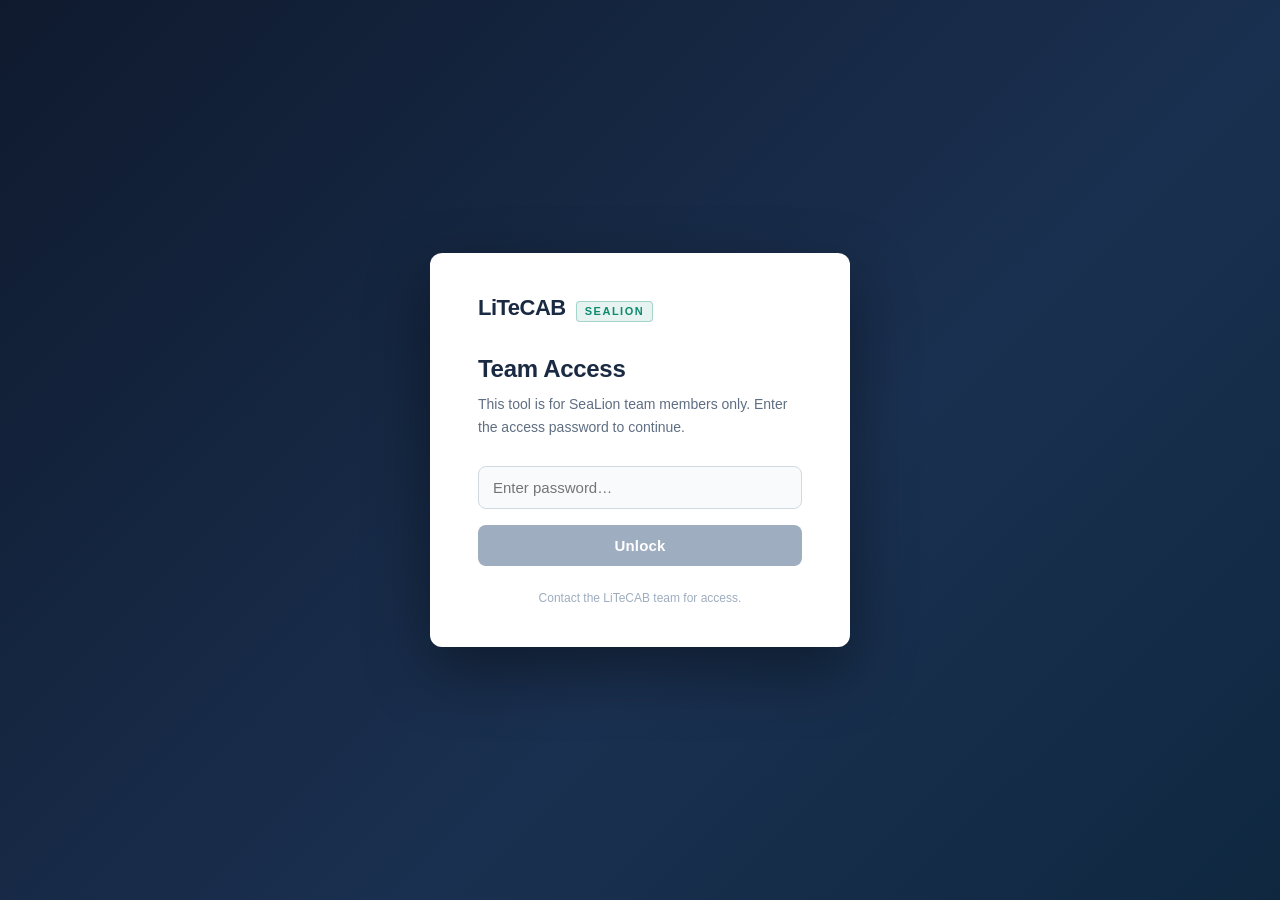
<file: sea-lion/index.html>
<!doctype html><html lang="en"><head><meta charset="utf-8"/><link rel="icon" href="/sea-lion/favicon.ico"/><meta name="viewport" content="width=device-width,initial-scale=1"/><meta name="theme-color" content="#000000"/><meta name="description" content="LiTeCAB Desktop - Battery LCA/TEA Analysis Tool"/><title>LiTeCAB Desktop</title><script defer="defer" src="/sea-lion/static/js/main.58f53b2e.js"></script><link href="/sea-lion/static/css/main.c504b05e.css" rel="stylesheet"></head><body><noscript>You need to enable JavaScript to run this app.</noscript><div id="root"></div></body></html>
</file>
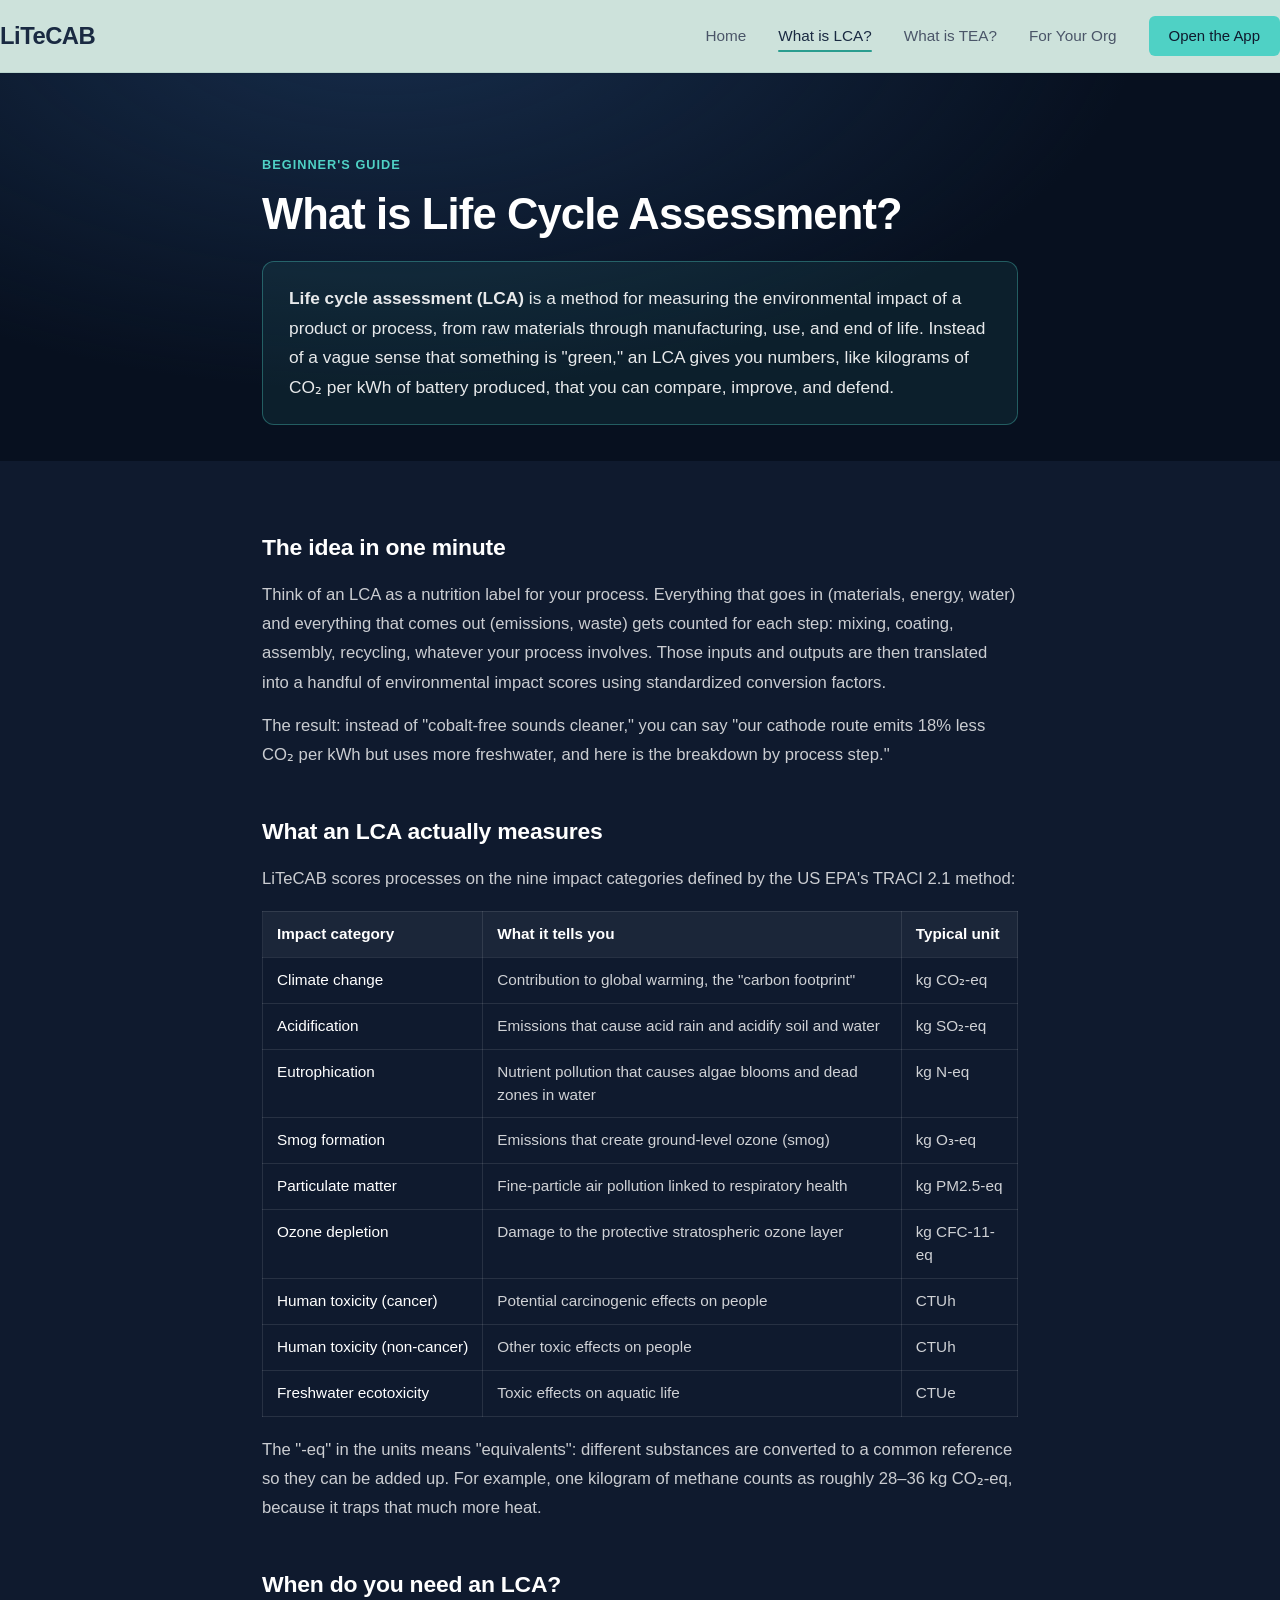
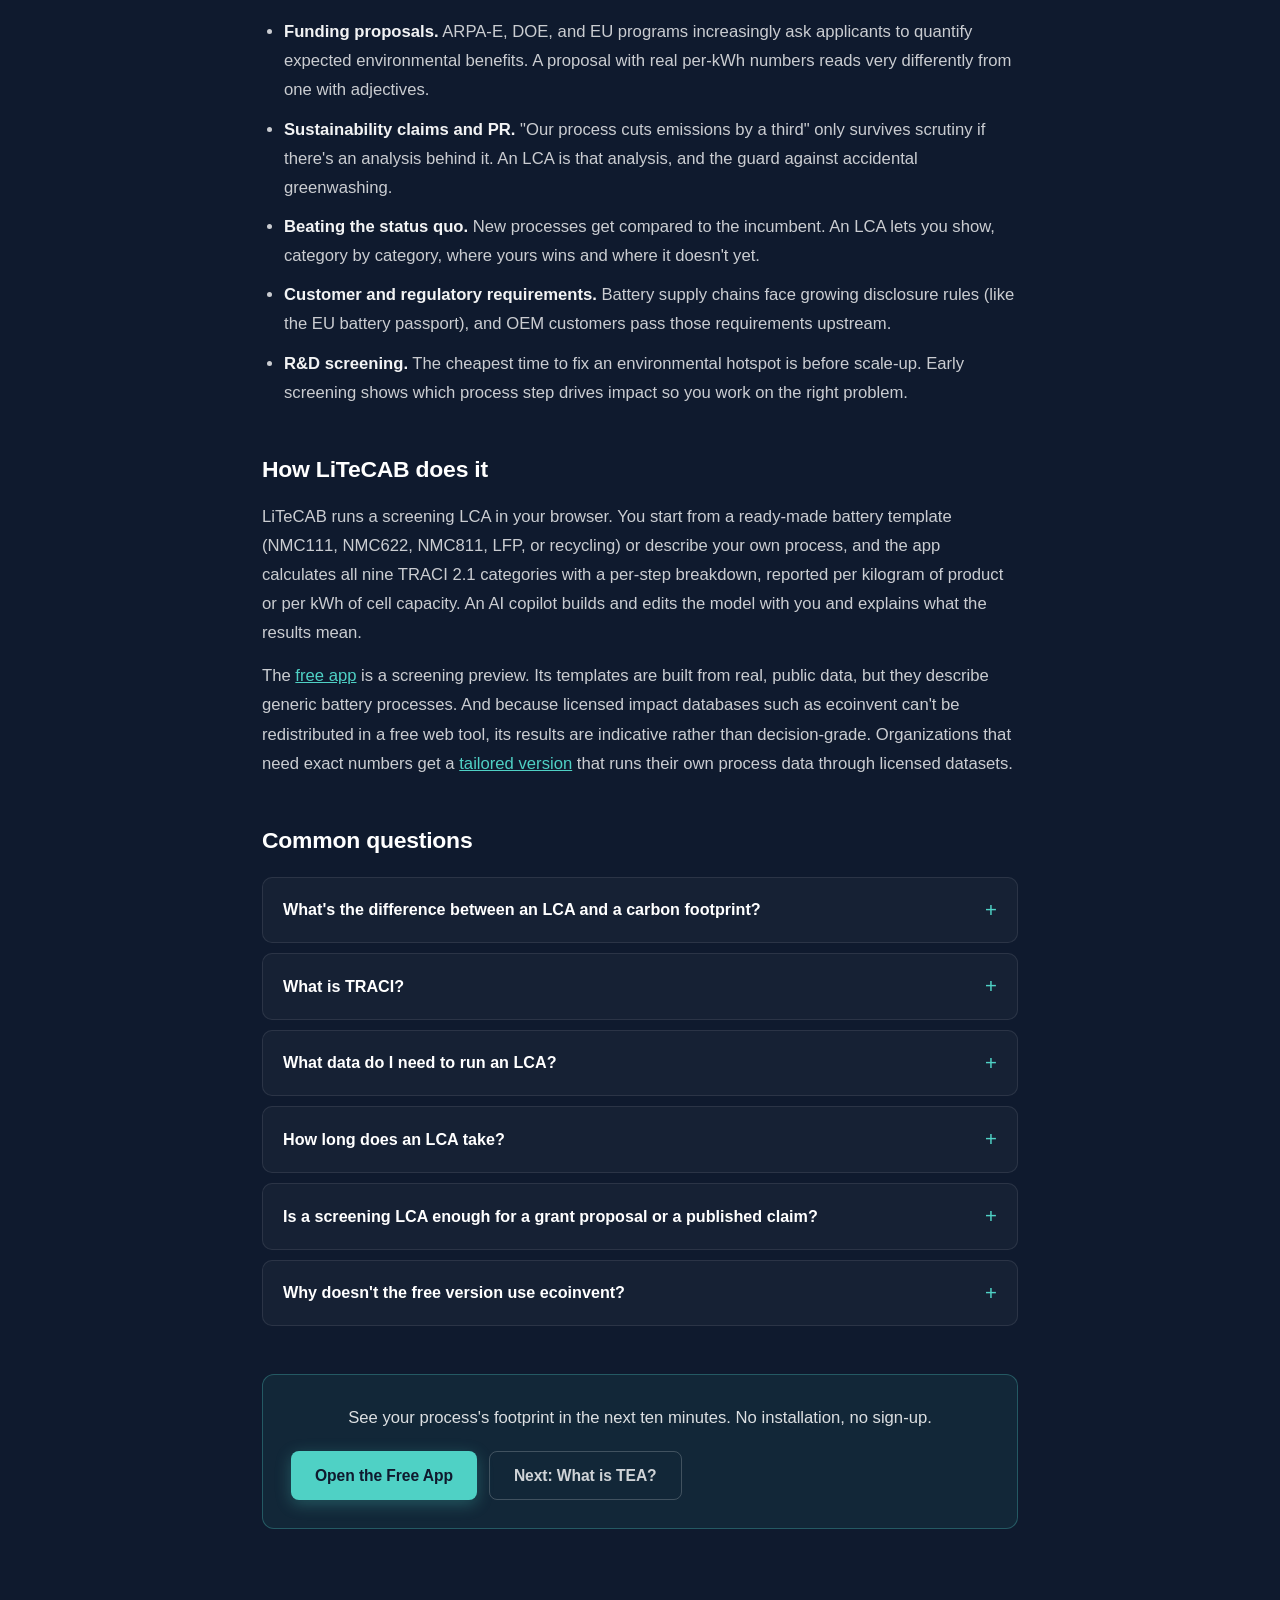
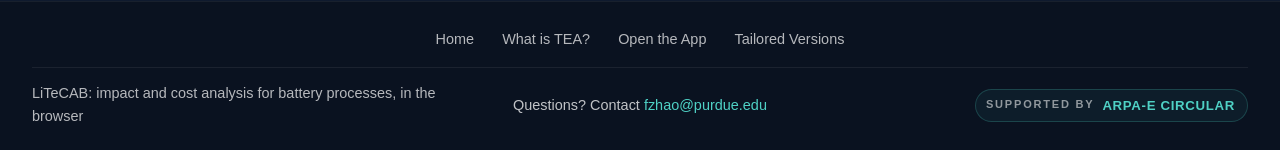
<file: lca.html>
<!DOCTYPE html>
<html lang="en">
<head>
  <meta charset="UTF-8">
  <meta name="viewport" content="width=device-width, initial-scale=1.0">
  <title>What Is Life Cycle Assessment (LCA)? A Beginner's Guide | LiTeCAB</title>
  <meta name="description" content="Life cycle assessment (LCA) measures the environmental impact of a product or process, like kg of CO₂ per kWh of battery. A beginner's guide to what LCA measures, what the impact categories mean, and when your project needs one.">
  <link rel="canonical" href="https://litecab.github.io/lca.html">
  <meta property="og:title" content="What Is Life Cycle Assessment (LCA)? A Beginner's Guide">
  <meta property="og:description" content="What an LCA measures, what impact scores like kg CO₂-eq mean, and when your battery project needs one.">
  <meta property="og:image" content="https://litecab.github.io/assets/app-results.png">
  <link rel="icon" type="image/x-icon" href="favicon.ico">
  <link rel="preconnect" href="https://fonts.googleapis.com">
  <link rel="preconnect" href="https://fonts.gstatic.com" crossorigin>
  <link href="https://api.fontshare.com/v2/css?f[]=satoshi@300,400,500,700,900&display=swap" rel="stylesheet">
  <link rel="stylesheet" href="styles.css">
  <script type="application/ld+json">
  {
    "@context": "https://schema.org",
    "@type": "Article",
    "headline": "What Is Life Cycle Assessment (LCA)? A Beginner's Guide",
    "description": "What an LCA measures, what the impact categories mean, and when a battery project needs one.",
    "author": { "@type": "Organization", "name": "LiTeCAB" },
    "publisher": { "@type": "Organization", "name": "LiTeCAB (Purdue University, ARPA-E CIRCULAR)" },
    "datePublished": "2026-07-10",
    "dateModified": "2026-07-10",
    "mainEntityOfPage": "https://litecab.github.io/lca.html"
  }
  </script>
  <script type="application/ld+json">
  {
    "@context": "https://schema.org",
    "@type": "FAQPage",
    "mainEntity": [
      {
        "@type": "Question",
        "name": "What is the difference between an LCA and a carbon footprint?",
        "acceptedAnswer": { "@type": "Answer", "text": "A carbon footprint is one slice of an LCA: it counts only greenhouse gas emissions. A full LCA also covers water pollution, air quality, toxicity, ozone depletion, and more, so a process that looks good on carbon alone can't hide problems elsewhere." }
      },
      {
        "@type": "Question",
        "name": "What is TRACI?",
        "acceptedAnswer": { "@type": "Answer", "text": "TRACI is the US EPA's method for turning a list of emissions into environmental impact scores. It defines the categories (climate change, acidification, smog, and so on) and the conversion factors used to score them. LiTeCAB uses TRACI version 2.1." }
      },
      {
        "@type": "Question",
        "name": "What data do I need to run an LCA?",
        "acceptedAnswer": { "@type": "Answer", "text": "At minimum: the materials and energy that go into each step of your process, in quantities per unit of product. This is called a life cycle inventory. In LiTeCAB, ready-made battery templates give you a complete starting inventory that you adjust to match your process." }
      },
      {
        "@type": "Question",
        "name": "How long does an LCA take?",
        "acceptedAnswer": { "@type": "Answer", "text": "A traditional consultant-led LCA typically takes weeks to months. A screening LCA in LiTeCAB, using templates and built-in data, takes minutes, which makes it practical to compare options during R&D rather than after decisions are made." }
      },
      {
        "@type": "Question",
        "name": "Is a screening LCA enough for a grant proposal or a published claim?",
        "acceptedAnswer": { "@type": "Answer", "text": "Screening results are well suited to proposals, internal decisions, and early comparisons. Public marketing claims or regulatory submissions usually call for a full ISO 14040/14044 study with reviewed data. A tailored LiTeCAB deployment on full datasets can be the foundation for that." }
      },
      {
        "@type": "Question",
        "name": "Why doesn't the free version use ecoinvent?",
        "acceptedAnswer": { "@type": "Answer", "text": "ecoinvent is the most widely used life cycle inventory database, and it's licensed per organization, so its data can't be redistributed through a free public tool. That's why the free app's results are indicative. Tailored LiTeCAB deployments connect through your organization's own ecoinvent (or other database) license, so results use the real factors." }
      }
    ]
  }
  </script>
</head>
<body>

  <a class="skip-link" href="#main">Skip to main content</a>
  <div class="scroll-progress" id="scroll-progress" aria-hidden="true"></div>

  <nav class="navbar" id="top" aria-label="Main">
    <div class="container nav-inner">
      <a href="./" class="nav-brand">LiTeCAB</a>
      <div class="nav-links">
        <a href="./">Home</a>
        <a href="./lca.html" class="is-active" aria-current="page">What is LCA?</a>
        <a href="./tea.html">What is TEA?</a>
        <a href="./#contact">For Your Org</a>
        <a href="./app/" class="nav-cta">Open the App</a>
      </div>
    </div>
  </nav>

  <main id="main">

    <header class="article-hero">
      <div class="container">
        <span class="article-kicker">Beginner's Guide</span>
        <h1>What is Life Cycle Assessment?</h1>
        <p class="answer-box">
          <strong>Life cycle assessment (LCA)</strong> is a method for measuring the
          environmental impact of a product or process, from raw materials through
          manufacturing, use, and end of life. Instead of a vague sense that something is
          "green," an LCA gives you numbers, like kilograms of CO&#8322; per kWh of battery
          produced, that you can compare, improve, and defend.
        </p>
      </div>
    </header>

    <article class="article container">

      <h2>The idea in one minute</h2>
      <p>
        Think of an LCA as a nutrition label for your process. Everything that goes in
        (materials, energy, water) and everything that comes out (emissions, waste) gets
        counted for each step: mixing, coating, assembly, recycling, whatever your process
        involves. Those inputs and outputs are then translated into a handful of
        environmental impact scores using standardized conversion factors.
      </p>
      <p>
        The result: instead of "cobalt-free sounds cleaner," you can say "our cathode route
        emits 18% less CO&#8322; per kWh but uses more freshwater, and here is the breakdown
        by process step."
      </p>

      <h2>What an LCA actually measures</h2>
      <p>
        LiTeCAB scores processes on the nine impact categories defined by the US EPA's
        TRACI 2.1 method:
      </p>
      <div class="table-scroll">
        <table class="impact-table">
          <thead>
            <tr><th>Impact category</th><th>What it tells you</th><th>Typical unit</th></tr>
          </thead>
          <tbody>
            <tr><td>Climate change</td><td>Contribution to global warming, the "carbon footprint"</td><td>kg CO&#8322;-eq</td></tr>
            <tr><td>Acidification</td><td>Emissions that cause acid rain and acidify soil and water</td><td>kg SO&#8322;-eq</td></tr>
            <tr><td>Eutrophication</td><td>Nutrient pollution that causes algae blooms and dead zones in water</td><td>kg N-eq</td></tr>
            <tr><td>Smog formation</td><td>Emissions that create ground-level ozone (smog)</td><td>kg O&#8323;-eq</td></tr>
            <tr><td>Particulate matter</td><td>Fine-particle air pollution linked to respiratory health</td><td>kg PM2.5-eq</td></tr>
            <tr><td>Ozone depletion</td><td>Damage to the protective stratospheric ozone layer</td><td>kg CFC-11-eq</td></tr>
            <tr><td>Human toxicity (cancer)</td><td>Potential carcinogenic effects on people</td><td>CTUh</td></tr>
            <tr><td>Human toxicity (non-cancer)</td><td>Other toxic effects on people</td><td>CTUh</td></tr>
            <tr><td>Freshwater ecotoxicity</td><td>Toxic effects on aquatic life</td><td>CTUe</td></tr>
          </tbody>
        </table>
      </div>
      <p>
        The "-eq" in the units means "equivalents": different substances are converted to a
        common reference so they can be added up. For example, one kilogram of methane
        counts as roughly 28&ndash;36 kg CO&#8322;-eq, because it traps that much more heat.
      </p>

      <h2>When do you need an LCA?</h2>
      <ul>
        <li><strong>Funding proposals.</strong> ARPA-E, DOE, and EU programs increasingly ask applicants to quantify expected environmental benefits. A proposal with real per-kWh numbers reads very differently from one with adjectives.</li>
        <li><strong>Sustainability claims and PR.</strong> "Our process cuts emissions by a third" only survives scrutiny if there's an analysis behind it. An LCA is that analysis, and the guard against accidental greenwashing.</li>
        <li><strong>Beating the status quo.</strong> New processes get compared to the incumbent. An LCA lets you show, category by category, where yours wins and where it doesn't yet.</li>
        <li><strong>Customer and regulatory requirements.</strong> Battery supply chains face growing disclosure rules (like the EU battery passport), and OEM customers pass those requirements upstream.</li>
        <li><strong>R&amp;D screening.</strong> The cheapest time to fix an environmental hotspot is before scale-up. Early screening shows which process step drives impact so you work on the right problem.</li>
      </ul>

      <h2>How LiTeCAB does it</h2>
      <p>
        LiTeCAB runs a screening LCA in your browser. You start from a ready-made battery
        template (NMC111, NMC622, NMC811, LFP, or recycling) or describe your own process,
        and the app calculates all nine TRACI 2.1 categories with a per-step breakdown,
        reported per kilogram of product or per kWh of cell capacity. An AI copilot builds
        and edits the model with you and explains what the results mean.
      </p>
      <p>
        The <a href="./app/">free app</a> is a screening preview. Its templates are built
        from real, public data, but they describe generic battery processes. And because
        licensed impact databases such as ecoinvent can't be redistributed in a free web
        tool, its results are indicative rather than decision-grade. Organizations that
        need exact numbers get a <a href="./#contact">tailored version</a> that runs their
        own process data through licensed datasets.
      </p>

      <h2>Common questions</h2>
      <div class="faq-list">
        <details>
          <summary>What's the difference between an LCA and a carbon footprint?</summary>
          <p>A carbon footprint is one slice of an LCA: it counts only greenhouse gas emissions. A full LCA also covers water pollution, air quality, toxicity, ozone depletion, and more, so a process that looks good on carbon alone can't hide problems elsewhere.</p>
        </details>
        <details>
          <summary>What is TRACI?</summary>
          <p>TRACI is the US EPA's method for turning a list of emissions into environmental impact scores. It defines the categories (climate change, acidification, smog, and so on) and the conversion factors used to score them. LiTeCAB uses TRACI version 2.1.</p>
        </details>
        <details>
          <summary>What data do I need to run an LCA?</summary>
          <p>At minimum: the materials and energy that go into each step of your process, in quantities per unit of product. This is called a life cycle inventory. In LiTeCAB, ready-made battery templates give you a complete starting inventory that you adjust to match your process.</p>
        </details>
        <details>
          <summary>How long does an LCA take?</summary>
          <p>A traditional consultant-led LCA typically takes weeks to months. A screening LCA in LiTeCAB, using templates and built-in data, takes minutes, which makes it practical to compare options during R&amp;D rather than after decisions are made.</p>
        </details>
        <details>
          <summary>Is a screening LCA enough for a grant proposal or a published claim?</summary>
          <p>Screening results are well suited to proposals, internal decisions, and early comparisons. Public marketing claims or regulatory submissions usually call for a full ISO 14040/14044 study with reviewed data. A tailored LiTeCAB deployment on full datasets can be the foundation for that.</p>
        </details>
        <details>
          <summary>Why doesn't the free version use ecoinvent?</summary>
          <p>ecoinvent is the most widely used life cycle inventory database, and it's licensed per organization, so its data can't be redistributed through a free public tool. That's why the free app's results are indicative. Tailored LiTeCAB deployments connect through your organization's own ecoinvent (or other database) license, so results use the real factors.</p>
        </details>
      </div>

      <div class="article-cta">
        <p>See your process's footprint in the next ten minutes. No installation, no sign-up.</p>
        <div class="hero-btns">
          <a href="./app/" class="btn btn-primary">Open the Free App</a>
          <a href="./tea.html" class="btn btn-outline">Next: What is TEA?</a>
        </div>
      </div>

    </article>

  </main>

  <footer class="site-footer" id="footer">
    <div class="container">
      <nav class="footer-nav" aria-label="Footer">
        <a href="./">Home</a>
        <a href="./tea.html">What is TEA?</a>
        <a href="./app/">Open the App</a>
        <a href="./#contact">Tailored Versions</a>
      </nav>
      <div class="footer-row">
        <p class="footer-tagline">LiTeCAB: impact and cost analysis for battery processes, in the browser</p>
        <p class="footer-questions">
          Questions? Contact <a href="mailto:fzhao@purdue.edu">fzhao@purdue.edu</a>
        </p>
        <div class="footer-funding">
          <span class="footer-funding-label">Supported by</span>
          <span class="footer-funding-name">ARPA-E CIRCULAR</span>
        </div>
      </div>
    </div>
  </footer>

  <script src="script.js" defer></script>
</body>
</html>
</file>
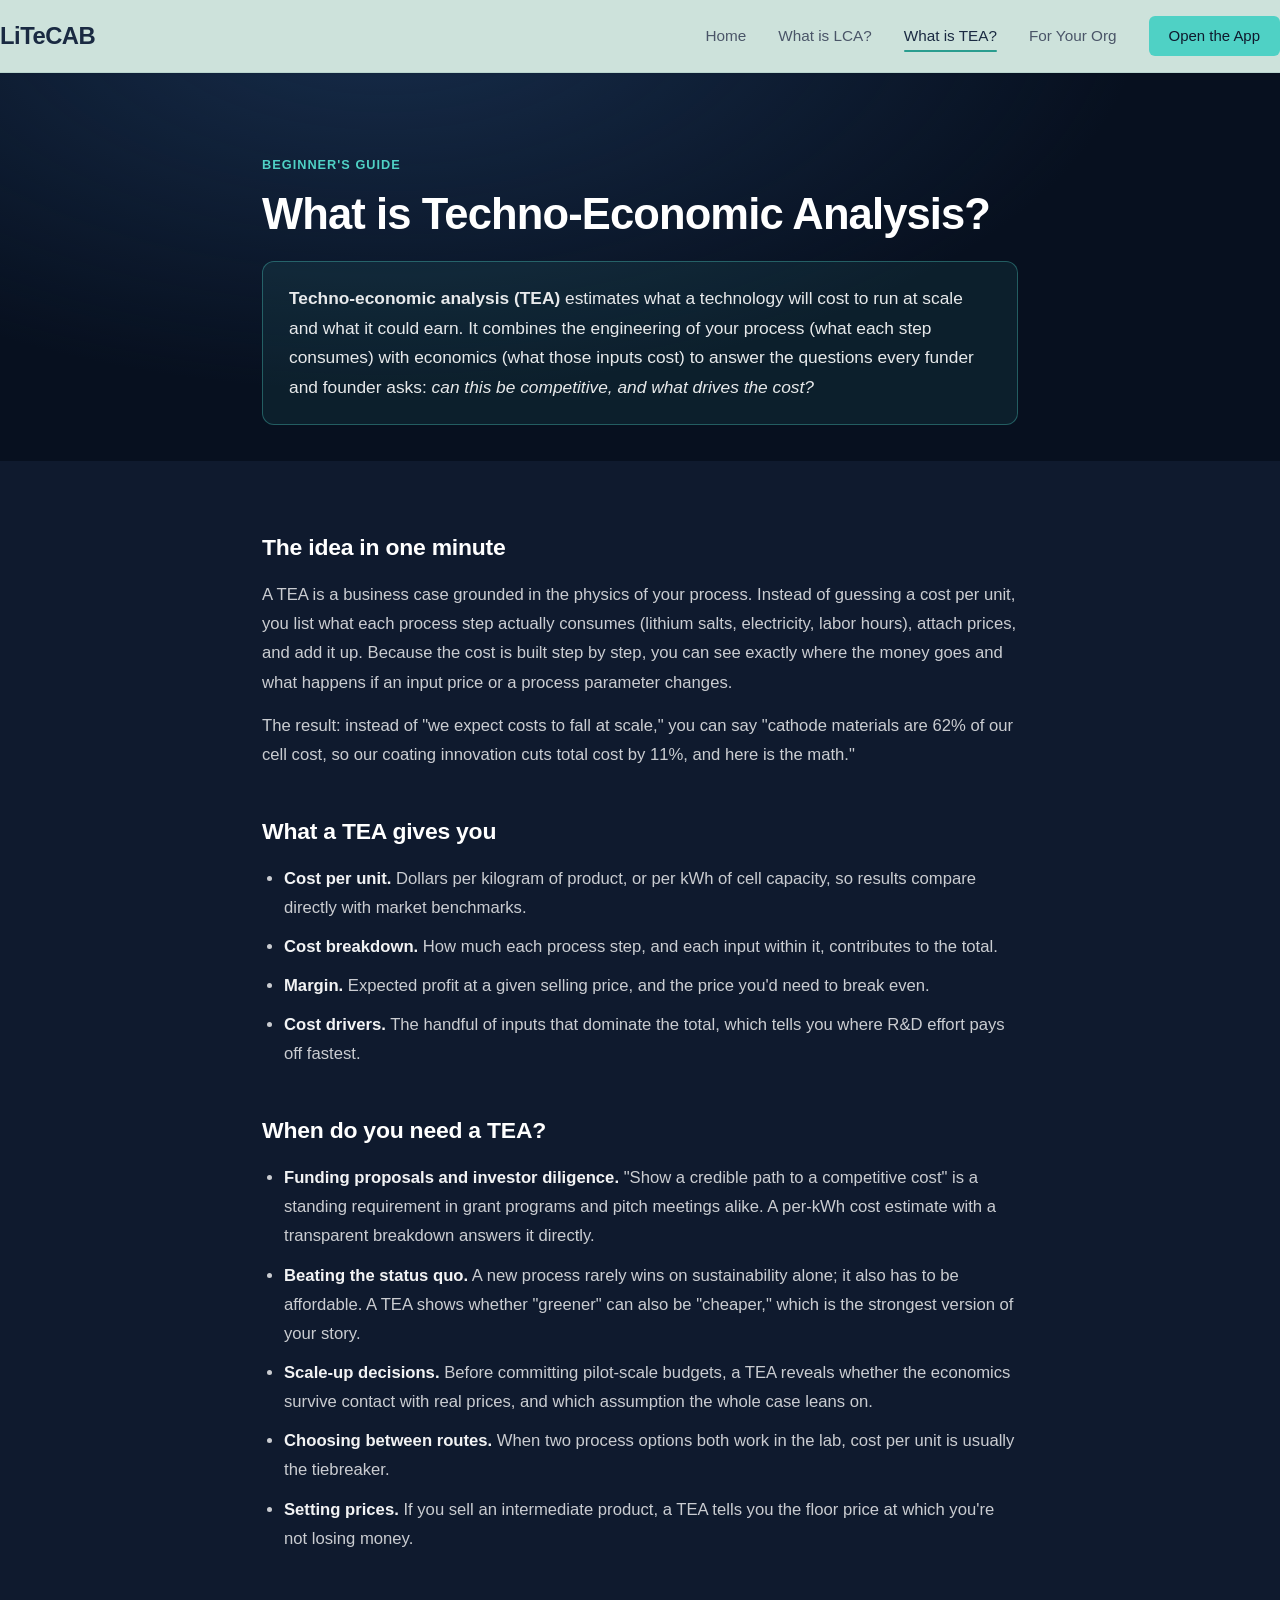
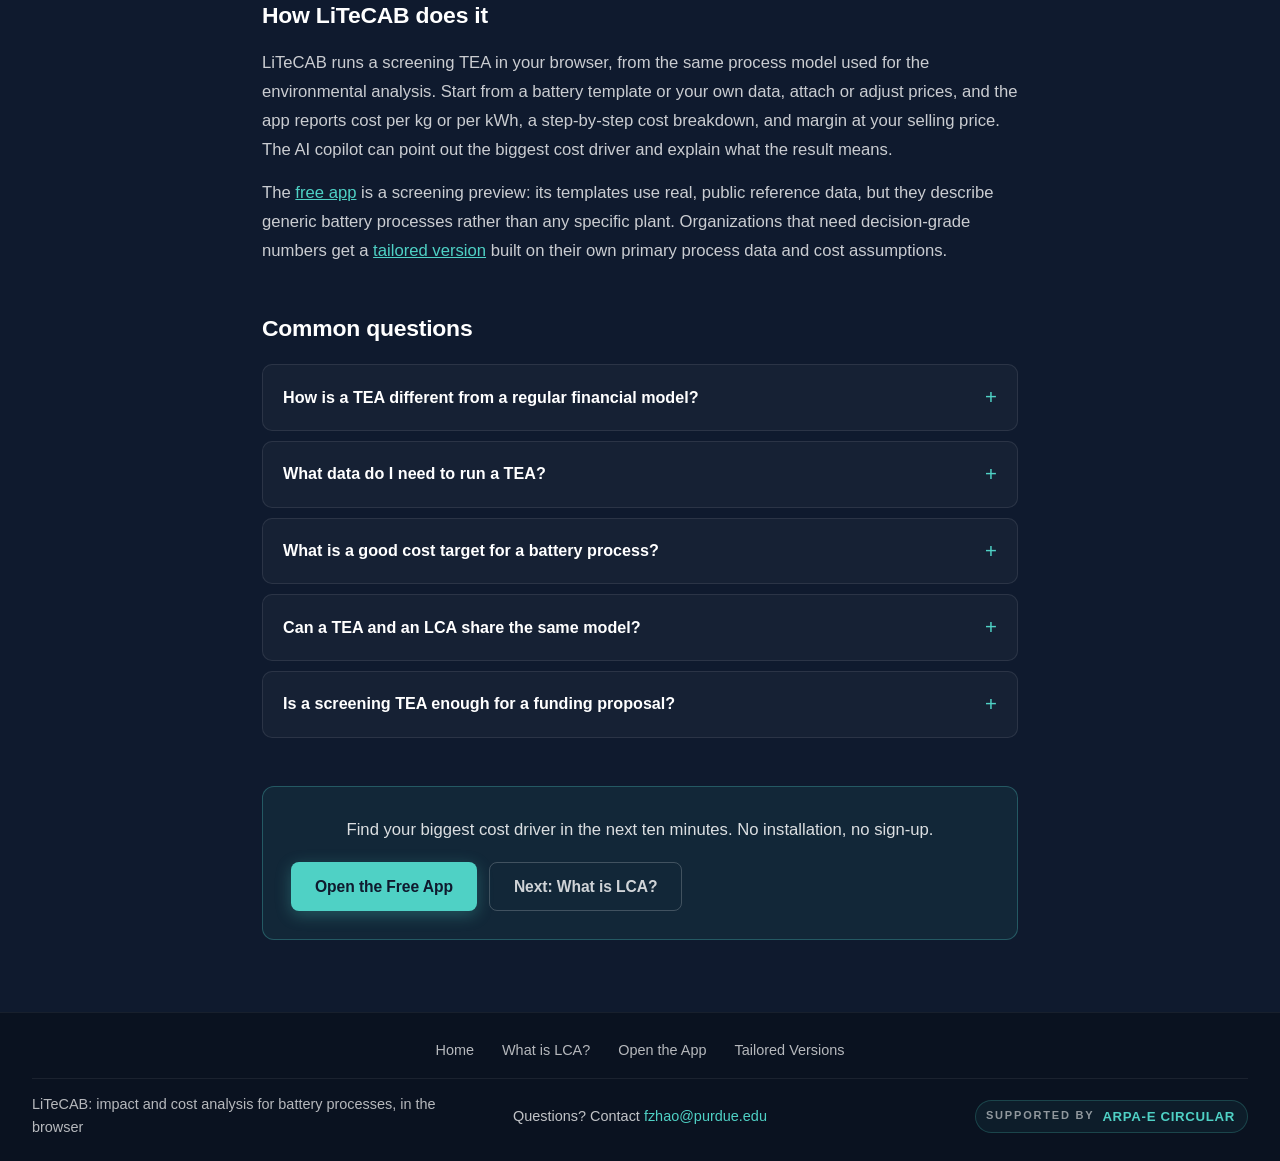
<file: tea.html>
<!DOCTYPE html>
<html lang="en">
<head>
  <meta charset="UTF-8">
  <meta name="viewport" content="width=device-width, initial-scale=1.0">
  <title>What Is Techno-Economic Analysis (TEA)? A Beginner's Guide | LiTeCAB</title>
  <meta name="description" content="Techno-economic analysis (TEA) estimates what a technology will cost to run at scale and what it could earn, like $ per kWh of battery. A beginner's guide to what a TEA gives you, when you need one, and how it strengthens funding proposals.">
  <link rel="canonical" href="https://litecab.github.io/tea.html">
  <meta property="og:title" content="What Is Techno-Economic Analysis (TEA)? A Beginner's Guide">
  <meta property="og:description" content="How a TEA estimates cost per unit, margin, and cost drivers for a new process, and why funders and investors ask for one.">
  <meta property="og:image" content="https://litecab.github.io/assets/app-results.png">
  <link rel="icon" type="image/x-icon" href="favicon.ico">
  <link rel="preconnect" href="https://fonts.googleapis.com">
  <link rel="preconnect" href="https://fonts.gstatic.com" crossorigin>
  <link href="https://api.fontshare.com/v2/css?f[]=satoshi@300,400,500,700,900&display=swap" rel="stylesheet">
  <link rel="stylesheet" href="styles.css">
  <script type="application/ld+json">
  {
    "@context": "https://schema.org",
    "@type": "Article",
    "headline": "What Is Techno-Economic Analysis (TEA)? A Beginner's Guide",
    "description": "What a TEA estimates, what outputs like cost per kWh and margin mean, and when a new process needs one.",
    "author": { "@type": "Organization", "name": "LiTeCAB" },
    "publisher": { "@type": "Organization", "name": "LiTeCAB (Purdue University, ARPA-E CIRCULAR)" },
    "datePublished": "2026-07-10",
    "dateModified": "2026-07-10",
    "mainEntityOfPage": "https://litecab.github.io/tea.html"
  }
  </script>
  <script type="application/ld+json">
  {
    "@context": "https://schema.org",
    "@type": "FAQPage",
    "mainEntity": [
      {
        "@type": "Question",
        "name": "How is a TEA different from a regular financial model?",
        "acceptedAnswer": { "@type": "Answer", "text": "A financial model usually starts from top-down assumptions (market size, price, growth). A TEA is built bottom-up from the physics of your process: the actual materials, energy, and labor each step consumes. That makes it far more useful for engineering decisions: you can see exactly which step and which input drive the cost." }
      },
      {
        "@type": "Question",
        "name": "What data do I need to run a TEA?",
        "acceptedAnswer": { "@type": "Answer", "text": "The same process model an LCA uses (materials and energy per step) plus prices for those inputs and, optionally, a selling price for your product. LiTeCAB templates come with starting quantities and prices you can adjust." }
      },
      {
        "@type": "Question",
        "name": "What is a good cost target for a battery process?",
        "acceptedAnswer": { "@type": "Answer", "text": "It depends on the market, but new battery processes are generally judged against incumbent lithium-ion cell costs. Reporting your results per kWh lets reviewers and investors compare your numbers directly against the going rate for the technology you aim to displace." }
      },
      {
        "@type": "Question",
        "name": "Can a TEA and an LCA share the same model?",
        "acceptedAnswer": { "@type": "Answer", "text": "Yes. Both start from the same description of your process. That is the core idea behind LiTeCAB: build the process model once, then read off environmental impacts, costs, and circularity from the same source, so the numbers always describe the same process." }
      },
      {
        "@type": "Question",
        "name": "Is a screening TEA enough for a funding proposal?",
        "acceptedAnswer": { "@type": "Answer", "text": "For most proposals, yes: reviewers want to see that you understand your cost structure and have a credible path to a competitive cost, not a bankable feasibility study. Later stages (project finance, offtake agreements) require detailed engineering estimates that build on the same foundations." }
      }
    ]
  }
  </script>
</head>
<body>

  <a class="skip-link" href="#main">Skip to main content</a>
  <div class="scroll-progress" id="scroll-progress" aria-hidden="true"></div>

  <nav class="navbar" id="top" aria-label="Main">
    <div class="container nav-inner">
      <a href="./" class="nav-brand">LiTeCAB</a>
      <div class="nav-links">
        <a href="./">Home</a>
        <a href="./lca.html">What is LCA?</a>
        <a href="./tea.html" class="is-active" aria-current="page">What is TEA?</a>
        <a href="./#contact">For Your Org</a>
        <a href="./app/" class="nav-cta">Open the App</a>
      </div>
    </div>
  </nav>

  <main id="main">

    <header class="article-hero">
      <div class="container">
        <span class="article-kicker">Beginner's Guide</span>
        <h1>What is Techno-Economic Analysis?</h1>
        <p class="answer-box">
          <strong>Techno-economic analysis (TEA)</strong> estimates what a technology will
          cost to run at scale and what it could earn. It combines the engineering of
          your process (what each step consumes) with economics (what those inputs cost)
          to answer the questions every funder and founder asks: <em>can this be
          competitive, and what drives the cost?</em>
        </p>
      </div>
    </header>

    <article class="article container">

      <h2>The idea in one minute</h2>
      <p>
        A TEA is a business case grounded in the physics of your process. Instead of
        guessing a cost per unit, you list what each process step actually consumes
        (lithium salts, electricity, labor hours), attach prices, and add it up. Because the
        cost is built step by step, you can see exactly where the money goes and what
        happens if an input price or a process parameter changes.
      </p>
      <p>
        The result: instead of "we expect costs to fall at scale," you can say "cathode
        materials are 62% of our cell cost, so our coating innovation cuts total cost by
        11%, and here is the math."
      </p>

      <h2>What a TEA gives you</h2>
      <ul>
        <li><strong>Cost per unit.</strong> Dollars per kilogram of product, or per kWh of cell capacity, so results compare directly with market benchmarks.</li>
        <li><strong>Cost breakdown.</strong> How much each process step, and each input within it, contributes to the total.</li>
        <li><strong>Margin.</strong> Expected profit at a given selling price, and the price you'd need to break even.</li>
        <li><strong>Cost drivers.</strong> The handful of inputs that dominate the total, which tells you where R&amp;D effort pays off fastest.</li>
      </ul>

      <h2>When do you need a TEA?</h2>
      <ul>
        <li><strong>Funding proposals and investor diligence.</strong> "Show a credible path to a competitive cost" is a standing requirement in grant programs and pitch meetings alike. A per-kWh cost estimate with a transparent breakdown answers it directly.</li>
        <li><strong>Beating the status quo.</strong> A new process rarely wins on sustainability alone; it also has to be affordable. A TEA shows whether "greener" can also be "cheaper," which is the strongest version of your story.</li>
        <li><strong>Scale-up decisions.</strong> Before committing pilot-scale budgets, a TEA reveals whether the economics survive contact with real prices, and which assumption the whole case leans on.</li>
        <li><strong>Choosing between routes.</strong> When two process options both work in the lab, cost per unit is usually the tiebreaker.</li>
        <li><strong>Setting prices.</strong> If you sell an intermediate product, a TEA tells you the floor price at which you're not losing money.</li>
      </ul>

      <h2>How LiTeCAB does it</h2>
      <p>
        LiTeCAB runs a screening TEA in your browser, from the same process model used for
        the environmental analysis. Start from a battery template or your own data, attach
        or adjust prices, and the app reports cost per kg or per kWh, a step-by-step cost
        breakdown, and margin at your selling price. The AI copilot can point out the
        biggest cost driver and explain what the result means.
      </p>
      <p>
        The <a href="./app/">free app</a> is a screening preview: its templates use real,
        public reference data, but they describe generic battery processes rather than any
        specific plant. Organizations that need decision-grade numbers get a
        <a href="./#contact">tailored version</a> built on their own primary process data
        and cost assumptions.
      </p>

      <h2>Common questions</h2>
      <div class="faq-list">
        <details>
          <summary>How is a TEA different from a regular financial model?</summary>
          <p>A financial model usually starts from top-down assumptions (market size, price, growth). A TEA is built bottom-up from the physics of your process: the actual materials, energy, and labor each step consumes. That makes it far more useful for engineering decisions: you can see exactly which step and which input drive the cost.</p>
        </details>
        <details>
          <summary>What data do I need to run a TEA?</summary>
          <p>The same process model an LCA uses (materials and energy per step) plus prices for those inputs and, optionally, a selling price for your product. LiTeCAB templates come with starting quantities and prices you can adjust.</p>
        </details>
        <details>
          <summary>What is a good cost target for a battery process?</summary>
          <p>It depends on the market, but new battery processes are generally judged against incumbent lithium-ion cell costs. Reporting your results per kWh lets reviewers and investors compare your numbers directly against the going rate for the technology you aim to displace.</p>
        </details>
        <details>
          <summary>Can a TEA and an LCA share the same model?</summary>
          <p>Yes. Both start from the same description of your process. That's the core idea behind LiTeCAB: build the process model once, then read off environmental impacts, costs, and circularity from the same source, so the numbers always describe the same process. (New to LCA? <a href="./lca.html">Read the LCA guide</a>.)</p>
        </details>
        <details>
          <summary>Is a screening TEA enough for a funding proposal?</summary>
          <p>For most proposals, yes: reviewers want to see that you understand your cost structure and have a credible path to a competitive cost, not a bankable feasibility study. Later stages (project finance, offtake agreements) require detailed engineering estimates that build on the same foundations.</p>
        </details>
      </div>

      <div class="article-cta">
        <p>Find your biggest cost driver in the next ten minutes. No installation, no sign-up.</p>
        <div class="hero-btns">
          <a href="./app/" class="btn btn-primary">Open the Free App</a>
          <a href="./lca.html" class="btn btn-outline">Next: What is LCA?</a>
        </div>
      </div>

    </article>

  </main>

  <footer class="site-footer" id="footer">
    <div class="container">
      <nav class="footer-nav" aria-label="Footer">
        <a href="./">Home</a>
        <a href="./lca.html">What is LCA?</a>
        <a href="./app/">Open the App</a>
        <a href="./#contact">Tailored Versions</a>
      </nav>
      <div class="footer-row">
        <p class="footer-tagline">LiTeCAB: impact and cost analysis for battery processes, in the browser</p>
        <p class="footer-questions">
          Questions? Contact <a href="mailto:fzhao@purdue.edu">fzhao@purdue.edu</a>
        </p>
        <div class="footer-funding">
          <span class="footer-funding-label">Supported by</span>
          <span class="footer-funding-name">ARPA-E CIRCULAR</span>
        </div>
      </div>
    </div>
  </footer>

  <script src="script.js" defer></script>
</body>
</html>
</file>
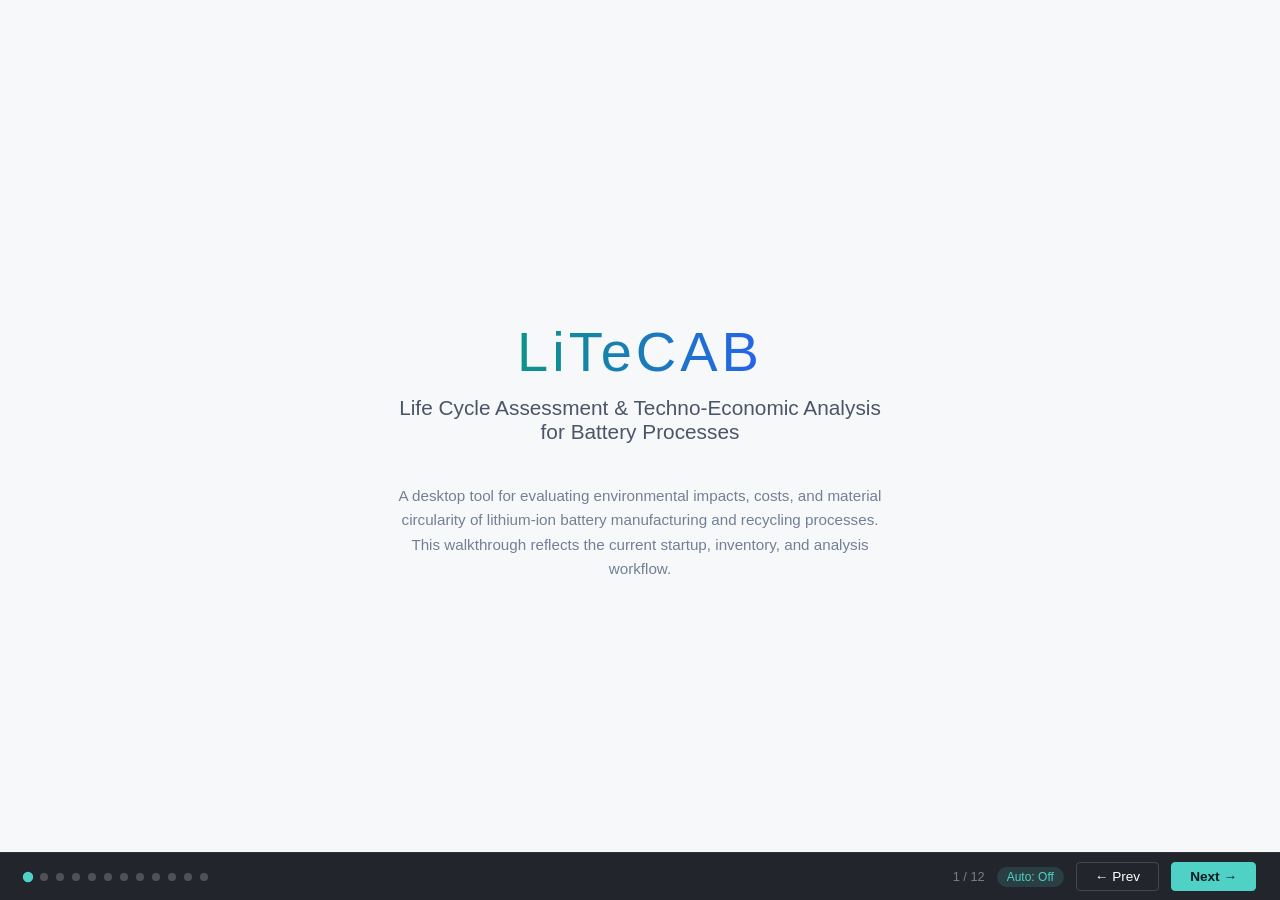
<file: sea-lion/walkthrough/walkthrough.html>
<!DOCTYPE html>
<html lang="en">
<head>
<meta charset="UTF-8">
<meta name="viewport" content="width=1280">
<title>LiTeCAB Desktop — Product Walkthrough</title>
<style>
  * { margin: 0; padding: 0; box-sizing: border-box; }

  body {
    font-family: 'Segoe UI', -apple-system, BlinkMacSystemFont, sans-serif;
    background: #0f1923;
    color: white;
    overflow: hidden;
    width: 100vw;
    height: 100vh;
  }

  /* ── Slide container ── */
  .slideshow {
    width: 100vw;
    height: 100vh;
    position: relative;
  }

  .slide {
    position: absolute;
    inset: 0;
    display: flex;
    opacity: 0;
    pointer-events: none;
    transition: opacity 0.8s ease;
  }

  .slide.active {
    opacity: 1;
    pointer-events: auto;
  }

  /* ── Title slide ── */
  .title-slide {
    flex-direction: column;
    align-items: center;
    justify-content: center;
    background: #f7f8fa;
    text-align: center;
  }

  .title-slide h1 {
    font-size: 3.5em;
    font-weight: 300;
    letter-spacing: 4px;
    margin-bottom: 12px;
    background: linear-gradient(90deg, #0d9488, #2563eb);
    -webkit-background-clip: text;
    background-clip: text;
    -webkit-text-fill-color: transparent;
  }

  .title-slide .subtitle {
    font-size: 1.3em;
    color: #4a5568;
    font-weight: 300;
    margin-bottom: 40px;
  }

  .title-slide .tagline {
    font-size: 0.95em;
    color: #718096;
    max-width: 500px;
    line-height: 1.6;
  }

  /* ── Content slides ── */
  .content-slide {
    flex-direction: row;
    background: #111b27;
  }

  .slide-image {
    flex: 1;
    display: flex;
    align-items: center;
    justify-content: center;
    padding: 30px;
    min-width: 0;
    order: 2;
  }

  .slide-image img {
    max-width: 100%;
    max-height: 85vh;
    border-radius: 8px;
    box-shadow: 0 8px 40px rgba(0,0,0,0.5);
    object-fit: contain;
  }

  .slide-caption {
    width: 320px;
    flex-shrink: 0;
    padding: 40px 30px;
    display: flex;
    flex-direction: column;
    justify-content: center;
    background: #f7f8fa;
    border-right: 1px solid #e2e5ea;
    order: 1;
  }

  .slide-step {
    font-size: 0.75em;
    text-transform: uppercase;
    letter-spacing: 2px;
    color: #0d9488;
    margin-bottom: 12px;
    font-weight: 600;
  }

  .slide-title {
    font-size: 1.5em;
    font-weight: 600;
    margin-bottom: 16px;
    line-height: 1.3;
    color: #1a202c;
  }

  .slide-desc {
    font-size: 0.9em;
    line-height: 1.7;
    color: #4a5568;
    font-weight: 400;
  }

  .slide-desc strong {
    color: #0d9488;
    font-weight: 600;
  }

  /* ── End slide ── */
  .end-slide {
    flex-direction: column;
    align-items: center;
    justify-content: center;
    background: #f7f8fa;
    text-align: center;
  }

  .end-slide h2 {
    font-size: 2.5em;
    font-weight: 300;
    color: #1a202c;
    margin-bottom: 16px;
  }

  .end-slide p {
    font-size: 1.1em;
    color: #718096;
    max-width: 450px;
    line-height: 1.6;
  }

  /* ── Navigation ── */
  .nav-bar {
    position: fixed;
    bottom: 0;
    left: 0;
    right: 0;
    height: 48px;
    background: rgba(10, 15, 22, 0.9);
    backdrop-filter: blur(8px);
    display: flex;
    align-items: center;
    justify-content: space-between;
    padding: 0 24px;
    z-index: 100;
    border-top: 1px solid rgba(255,255,255,0.06);
  }

  .nav-dots {
    display: flex;
    gap: 8px;
  }

  .nav-dot {
    width: 8px;
    height: 8px;
    border-radius: 50%;
    background: rgba(255,255,255,0.2);
    cursor: pointer;
    transition: all 0.3s;
  }

  .nav-dot.active {
    background: #4fd1c5;
    transform: scale(1.3);
  }

  .nav-dot:hover {
    background: rgba(255,255,255,0.5);
  }

  .nav-buttons {
    display: flex;
    gap: 12px;
    align-items: center;
  }

  .nav-btn {
    padding: 6px 18px;
    border: 1px solid rgba(255,255,255,0.15);
    background: transparent;
    color: white;
    border-radius: 4px;
    cursor: pointer;
    font-size: 0.85em;
    transition: all 0.2s;
  }

  .nav-btn:hover {
    background: rgba(255,255,255,0.1);
  }

  .nav-btn.primary {
    background: #4fd1c5;
    border-color: #4fd1c5;
    color: #0f1923;
    font-weight: 600;
  }

  .nav-btn.primary:hover {
    background: #38b2ac;
  }

  .nav-info {
    font-size: 0.8em;
    opacity: 0.4;
  }

  .auto-badge {
    font-size: 0.75em;
    padding: 3px 10px;
    border-radius: 12px;
    background: rgba(79, 209, 197, 0.15);
    color: #4fd1c5;
    cursor: pointer;
    border: none;
  }
</style>
</head>
<body>

<div class="slideshow" id="slideshow">

  <!-- Slide 0: Title -->
  <div class="slide title-slide active" data-index="0">
    <h1>LiTeCAB</h1>
    <div class="subtitle">Life Cycle Assessment &amp; Techno-Economic Analysis<br>for Battery Processes</div>
    <div class="tagline">A desktop tool for evaluating environmental impacts, costs, and material circularity of lithium-ion battery manufacturing and recycling processes. This walkthrough reflects the current startup, inventory, and analysis workflow.</div>
  </div>

  <!-- Slide 1: Startup -->
  <div class="slide content-slide" data-index="1">
    <div class="slide-image"><img src="screenshots/13_capture.png" alt="Startup Screen"></div>
    <div class="slide-caption">
      <div class="slide-step">Step 1</div>
      <div class="slide-title">Welcome Screen</div>
      <div class="slide-desc">
        Launch LiTeCAB to open the startup screen. Choose <strong>Load Saved</strong> to open an existing .json project, or <strong>New Project</strong> to start from templates or uploaded data. Use the <strong>Walkthrough</strong> button at bottom-right anytime for this guide.
      </div>
    </div>
  </div>

  <!-- Slide 2: Template Selection -->
  <div class="slide content-slide" data-index="2">
    <div class="slide-image"><img src="screenshots/15_capture.png" alt="Template Selection"></div>
    <div class="slide-caption">
      <div class="slide-step">Step 2</div>
      <div class="slide-title">Select a Template</div>
      <div class="slide-desc">
        Choose from built-in manufacturing and recycling templates. Scroll through categories, then use <strong>Download Blank Template</strong> or <strong>Upload Process Template</strong> for custom workflows. Built-in templates include pre-computed <strong>TRACI v2.1</strong> scores and cost fields.
      </div>
    </div>
  </div>

  <!-- Slide 3: Naming -->
  <div class="slide content-slide" data-index="3">
    <div class="slide-image"><img src="screenshots/16_capture.png" alt="Name Your Project"></div>
    <div class="slide-caption">
      <div class="slide-step">Step 3</div>
      <div class="slide-title">Create Project</div>
      <div class="slide-desc">
        Enter a project name and confirm chemistry/category when needed. Click <strong>Create Project</strong> to open the model. If a project name already exists, LiTeCAB prompts before overwrite.
      </div>
    </div>
  </div>

  <!-- Slide 4: Project Loaded -->
  <div class="slide content-slide" data-index="4">
    <div class="slide-image"><img src="screenshots/17_capture.png" alt="Project Loaded"></div>
    <div class="slide-caption">
      <div class="slide-step">Step 4</div>
      <div class="slide-title">Workspace Overview</div>
      <div class="slide-desc">
        The main workspace has a left process view and a right panel with <strong>Inventory</strong> and <strong>Analysis</strong> tabs. Select any node to inspect parameters, outputs, and inputs. Use the status bar to track project name, process count, chemistry, and save/analysis messages.
      </div>
    </div>
  </div>

  <!-- Slide 5: Process Selection -->
  <div class="slide content-slide" data-index="5">
    <div class="slide-image"><img src="screenshots/18_capture.png" alt="Selected Process Inventory"></div>
    <div class="slide-caption">
      <div class="slide-step">Step 5</div>
      <div class="slide-title">Select a Process to Edit</div>
      <div class="slide-desc">
        Click a process node in the diagram to focus its inventory. The right panel switches to process-specific inputs, and the bottom specs panel shows duration, temperature, equipment, and source information.
      </div>
    </div>
  </div>

  <!-- Slide 6: Editing -->
  <div class="slide content-slide" data-index="6">
    <div class="slide-image"><img src="screenshots/20_capture.png" alt="Lookup Input Configuration"></div>
    <div class="slide-caption">
      <div class="slide-step">Step 6</div>
      <div class="slide-title">Add Input from Ecoinvent Lookup</div>
      <div class="slide-desc">
        Use <strong>+ Add Input</strong>, search the lookup dataset, select an activity, then set quantity, unit, and cost before adding. The selected item includes attached TRACI data for LCA calculations.
      </div>
    </div>
  </div>

  <!-- Slide 7: Cost-Only Items -->
  <div class="slide content-slide" data-index="7">
    <div class="slide-image"><img src="screenshots/21_capture.png" alt="Cost-Only Item Panel"></div>
    <div class="slide-caption">
      <div class="slide-step">Step 7</div>
      <div class="slide-title">Add Cost-Only Items</div>
      <div class="slide-desc">
        Use <strong>+ Cost Only</strong> to add non-LCA items such as equipment, labor, and transport. These entries contribute to TEA while leaving LCA impacts unchanged.
      </div>
    </div>
  </div>

  <!-- Slide 8: LCA Results -->
  <div class="slide content-slide" data-index="8">
    <div class="slide-image"><img src="screenshots/23_capture.png" alt="LCA Results"></div>
    <div class="slide-caption">
      <div class="slide-step">Step 8</div>
      <div class="slide-title">Run LCA</div>
      <div class="slide-desc">
        In the Analysis tab, run <strong>Life Cycle Assessment (LCA)</strong> to compute TRACI v2.1 impacts. Expand categories to review process-level contribution breakdowns.
      </div>
    </div>
  </div>

  <!-- Slide 9: TEA Results -->
  <div class="slide content-slide" data-index="9">
    <div class="slide-image"><img src="screenshots/24_capture.png" alt="TEA Results"></div>
    <div class="slide-caption">
      <div class="slide-step">Step 9</div>
      <div class="slide-title">Run TEA</div>
      <div class="slide-desc">
        Run <strong>Techno-Economic Analysis (TEA)</strong> for total and per-process cost breakdowns. Edits in Inventory flow directly into TEA. Use the menu save action to <strong>Save As</strong> your current project state.
      </div>
    </div>
  </div>

  <!-- Slide 10: Circularity -->
  <div class="slide content-slide" data-index="10">
    <div class="slide-image"><img src="screenshots/25_capture.png" alt="Circularity Results"></div>
    <div class="slide-caption">
      <div class="slide-step">Step 10</div>
      <div class="slide-title">Circularity Metrics</div>
      <div class="slide-desc">
        Run <strong>Circularity</strong> to evaluate material circularity across key battery materials. Then export consolidated results to Excel for reporting and comparison across scenarios.
      </div>
    </div>
  </div>

  <!-- Slide 11: End -->
  <div class="slide end-slide" data-index="11">
    <h2>Ready to Get Started?</h2>
    <p>LiTeCAB Desktop is a standalone application — no internet, database, or Python installation required. Download, install, and start analyzing.</p>
  </div>

</div>

<!-- Navigation -->
<div class="nav-bar">
  <div class="nav-dots" id="navDots"></div>
  <div class="nav-buttons">
    <span class="nav-info" id="slideCounter">1 / 12</span>
    <button class="auto-badge" id="autoBtn" onclick="toggleAuto()">Auto: Off</button>
    <button class="nav-btn" onclick="prevSlide()">← Prev</button>
    <button class="nav-btn primary" onclick="nextSlide()">Next →</button>
  </div>
</div>

<script>
  const slides = document.querySelectorAll('.slide');
  const totalSlides = slides.length;
  let current = 0;
  let autoInterval = null;

  function showSlide(n) {
    current = ((n % totalSlides) + totalSlides) % totalSlides;
    slides.forEach((s, i) => s.classList.toggle('active', i === current));
    updateNav();
  }

  function nextSlide() { showSlide(current + 1); }
  function prevSlide() { showSlide(current - 1); }

  function updateNav() {
    document.getElementById('slideCounter').textContent = `${current + 1} / ${totalSlides}`;
    const dots = document.getElementById('navDots');
    dots.innerHTML = '';
    for (let i = 0; i < totalSlides; i++) {
      const dot = document.createElement('div');
      dot.className = 'nav-dot' + (i === current ? ' active' : '');
      dot.onclick = () => showSlide(i);
      dots.appendChild(dot);
    }
  }

  function toggleAuto() {
    const btn = document.getElementById('autoBtn');
    if (autoInterval) {
      clearInterval(autoInterval);
      autoInterval = null;
      btn.textContent = 'Auto: Off';
    } else {
      autoInterval = setInterval(nextSlide, 5000);
      btn.textContent = 'Auto: 5s';
    }
  }

  // Keyboard navigation
  document.addEventListener('keydown', (e) => {
    if (e.key === 'ArrowRight' || e.key === ' ') { e.preventDefault(); nextSlide(); }
    if (e.key === 'ArrowLeft') { e.preventDefault(); prevSlide(); }
    if (e.key === 'Home') showSlide(0);
    if (e.key === 'End') showSlide(totalSlides - 1);
  });

  updateNav();
</script>

</body>
</html>
</file>
<file: sea-lion/static/css/main.c504b05e.css>
:root{--color-primary:#1a73e8;--color-primary-hover:#1557b0;--color-primary-light:#e8f0fe;--color-primary-text:#fff;--color-success:#1e8e3e;--color-success-bg:#e6f4ea;--color-warning:#e37400;--color-warning-bg:#fef7e0;--color-error:#d93025;--color-error-bg:#fce8e6;--color-surface:#fff;--color-surface-alt:#f8f9fa;--color-surface-raised:#fff;--color-background:#f1f3f4;--color-text-primary:#1a1a2e;--color-text-secondary:#5f6368;--color-text-tertiary:#9aa0a6;--color-text-on-primary:#fff;--color-border:#dadce0;--color-border-light:#e8eaed;--color-border-focus:var(--color-primary);--shadow-sm:0 1px 2px #0000000f,0 1px 3px #0000001a;--shadow-md:0 2px 6px #00000014,0 4px 12px #0000000f;--shadow-lg:0 8px 24px #0000001f;--space-xs:4px;--space-sm:8px;--space-md:12px;--space-lg:16px;--space-xl:24px;--radius-sm:4px;--radius-md:6px;--radius-lg:8px;--radius-xl:12px;--font-family:"Segoe UI",-apple-system,BlinkMacSystemFont,Roboto,sans-serif;--font-size-xs:13px;--font-size-sm:14px;--font-size-md:14.5px;--font-size-base:15px;--font-size-lg:17px;--font-size-xl:21px;--transition-fast:0.12s ease;--transition-normal:0.2s ease;--toolbar-height:44px;--statusbar-height:28px;--panel-header-height:38px}*{box-sizing:border-box;margin:0;padding:0}body{-webkit-font-smoothing:antialiased;-moz-osx-font-smoothing:grayscale;background-color:#f1f3f4;background-color:var(--color-background);color:#1a1a2e;color:var(--color-text-primary);font-family:Segoe UI,-apple-system,BlinkMacSystemFont,Roboto,sans-serif;font-family:var(--font-family);font-size:15px;font-size:var(--font-size-base);line-height:1.4;overflow:hidden}#root,.app{display:flex;flex-direction:column;height:100vh}.app-toolbar{background:#fff;background:var(--color-surface);border-bottom:1px solid #dadce0;border-bottom:1px solid var(--color-border);gap:8px;gap:var(--space-sm);min-height:44px;min-height:var(--toolbar-height);padding:6px 12px;padding:6px var(--space-md)}.app-toolbar,.toolbar-group{align-items:center;display:flex}.toolbar-group{gap:4px;gap:var(--space-xs)}.toolbar-group+.toolbar-group{border-left:1px solid #e8eaed;border-left:1px solid var(--color-border-light);margin-left:8px;margin-left:var(--space-sm);padding-left:12px;padding-left:var(--space-md)}.toolbar-button{align-items:center;background:#fff;background:var(--color-surface);border:1px solid #dadce0;border:1px solid var(--color-border);border-radius:6px;border-radius:var(--radius-md);color:#1a1a2e;color:var(--color-text-primary);cursor:pointer;display:inline-flex;font-family:inherit;font-size:14px;font-size:var(--font-size-sm);font-weight:500;gap:6px;padding:6px 14px;transition:all .12s ease;transition:all var(--transition-fast);white-space:nowrap}.toolbar-button:hover{background:#f8f9fa;background:var(--color-surface-alt);border-color:#9aa0a6;border-color:var(--color-text-tertiary)}.toolbar-button:active{background:#e8eaed;background:var(--color-border-light);transform:scale(.97)}.toolbar-button:disabled{cursor:not-allowed;opacity:.5}.toolbar-button.primary{background:#1a73e8;background:var(--color-primary);border-color:#1a73e8;border-color:var(--color-primary);color:#fff;color:var(--color-text-on-primary);font-weight:600}.toolbar-button.primary:hover{background:#1557b0;background:var(--color-primary-hover)}.toolbar-button.primary:disabled{background:#9aa0a6;background:var(--color-text-tertiary);border-color:#9aa0a6;border-color:var(--color-text-tertiary)}.toolbar-icon{font-size:15px;line-height:1}.app-content{flex:1 1}.app-content,.left-panel{display:flex;overflow:hidden}.left-panel{background:#fff;background:var(--color-surface);border-right:1px solid #dadce0;border-right:1px solid var(--color-border);flex:0 0 65%;flex-direction:column;max-width:65%}.left-panel-toggle{align-items:center;background:#f8f9fa;background:var(--color-surface-alt);border-bottom:1px solid #dadce0;border-bottom:1px solid var(--color-border);display:flex;flex-shrink:0;gap:0;padding:4px 8px}.toggle-btn{background:none;border:1px solid #dadce0;border:1px solid var(--color-border);color:#5f6368;color:var(--color-text-secondary);cursor:pointer;font-family:inherit;font-size:12px;font-weight:500;padding:4px 14px;transition:all .12s ease}.toggle-btn:first-child{border-radius:4px 0 0 4px;border-right:none}.toggle-btn:last-child{border-radius:0 4px 4px 0}.toggle-btn.active{background:#1a73e8;background:var(--color-primary);border-color:#1a73e8;border-color:var(--color-primary);color:#fff}.toggle-btn:not(.active):hover{background:#e8eaed;background:var(--color-border-light)}.left-panel-diagram{background:#fafafa;flex:1 1;min-height:0;overflow:hidden}.left-panel-diagram .process-tree{height:100%;overflow-y:auto;padding:8px 0;width:100%}.left-panel-specs{background:#fff;background:var(--color-surface);border-top:1px solid #dadce0;border-top:1px solid var(--color-border);flex:0 0 auto;max-height:35%;overflow-y:auto;padding:0}.specs-header{align-items:center;background:#f8f9fa;background:var(--color-surface-alt);border-bottom:1px solid #dadce0;border-bottom:1px solid var(--color-border);display:flex;gap:8px;padding:8px 14px}.specs-process-name{color:#1a1a2e;color:var(--color-text-primary);font-size:14px;font-weight:600}.specs-body{padding:8px 14px}.left-panel-specs::-webkit-scrollbar{width:5px}.left-panel-specs::-webkit-scrollbar-track{background:#0000}.left-panel-specs::-webkit-scrollbar-thumb{background:#0000001f;border-radius:3px}.left-panel-specs::-webkit-scrollbar-thumb:hover{background:#00000040}.right-panel{background:#fff;background:var(--color-surface);display:flex;flex:0 0 35%;flex-direction:column;max-width:35%;overflow:hidden}.right-panel-tabs{align-items:center;background:#f8f9fa;background:var(--color-surface-alt);border-bottom:1px solid #dadce0;border-bottom:1px solid var(--color-border);display:flex;flex-shrink:0;height:40px;padding:0 8px;padding:0 var(--space-sm)}.right-panel-tab{align-items:center;background:none;border:none;border-bottom:2px solid #0000;color:#5f6368;color:var(--color-text-secondary);cursor:pointer;display:flex;font-family:inherit;font-size:14px;font-size:var(--font-size-sm);font-weight:500;height:100%;padding:8px 20px;transition:all .12s ease;transition:all var(--transition-fast)}.right-panel-tab:hover{background:#00000008;color:#1a1a2e;color:var(--color-text-primary)}.right-panel-tab.active{border-bottom-color:#1a73e8;border-bottom-color:var(--color-primary);color:#1a73e8;color:var(--color-primary);font-weight:600}.right-panel-tab-spacer{flex:1 1}.right-panel-action-btn{background:#1a73e8;background:var(--color-primary);border:none;border-radius:4px;border-radius:var(--radius-sm);color:#fff;color:var(--color-text-on-primary);cursor:pointer;font-family:inherit;font-size:14px;font-size:var(--font-size-sm);font-weight:600;margin-left:4px;margin-left:var(--space-xs);padding:5px 14px;transition:all .12s ease;transition:all var(--transition-fast)}.right-panel-action-btn:hover{background:#1557b0;background:var(--color-primary-hover)}.right-panel-action-btn:disabled{cursor:not-allowed;opacity:.5}.right-panel-action-btn.secondary{background:#fff;background:var(--color-surface);border:1px solid #dadce0;border:1px solid var(--color-border);color:#1a1a2e;color:var(--color-text-primary)}.right-panel-action-btn.secondary:hover{background:#f8f9fa;background:var(--color-surface-alt)}.right-panel-content{display:flex;flex:1 1;flex-direction:column;overflow:hidden}.right-panel-content .results-panel{flex:1 1;max-width:none;min-width:0;width:100%}.panel-header{align-items:center;background:#f8f9fa;background:var(--color-surface-alt);border-bottom:1px solid #e8eaed;border-bottom:1px solid var(--color-border-light);box-sizing:border-box;color:#1a1a2e;color:var(--color-text-primary);display:flex;font-size:14.5px;font-size:var(--font-size-md);font-weight:600;height:38px;height:var(--panel-header-height);justify-content:space-between;padding:8px 12px;padding:var(--space-sm) var(--space-md);-webkit-user-select:none;user-select:none}.panel-content{flex:1 1;overflow:auto;padding:12px;padding:var(--space-md)}.explorer-section-header{align-items:center;background:#f8f9fa;background:var(--color-surface-alt);border-bottom:1px solid #e8eaed;border-bottom:1px solid var(--color-border-light);color:#5f6368;color:var(--color-text-secondary);cursor:pointer;display:flex;font-size:14px;font-size:var(--font-size-sm);font-weight:600;letter-spacing:.3px;padding:8px 12px;-webkit-user-select:none;user-select:none}.explorer-section-header:hover{background:#e8eaed;background:var(--color-border-light)}.explorer-section-header .expand-icon{color:#9aa0a6;color:var(--color-text-tertiary);font-size:9px;margin-right:6px}.explorer-section-title{flex:1 1}.explorer-count{color:#9aa0a6;color:var(--color-text-tertiary);font-weight:400;margin-left:4px}.explorer-section-body{padding:2px 0}.explorer-empty{color:#9aa0a6;color:var(--color-text-tertiary);font-style:italic;padding:12px 16px}.explorer-empty,.explorer-group-header{font-size:14px;font-size:var(--font-size-sm)}.explorer-group-header{align-items:center;border-left:3px solid #0000;color:#1a1a2e;color:var(--color-text-primary);cursor:pointer;display:flex;font-weight:500;padding:5px 12px 5px 16px;-webkit-user-select:none;user-select:none}.explorer-group-header:hover{background:#f8f9fa;background:var(--color-surface-alt)}.explorer-group-header .expand-icon{color:#9aa0a6;color:var(--color-text-tertiary);font-size:8px;margin-right:6px}.explorer-group-name{flex:1 1}.explorer-group-count{color:#9aa0a6;color:var(--color-text-tertiary);font-size:13px;font-size:var(--font-size-xs);font-weight:400}.explorer-group-items{padding:0}.explorer-item{align-items:center;border-left:3px solid #0000;color:#5f6368;color:var(--color-text-secondary);cursor:pointer;display:flex;font-size:14px;font-size:var(--font-size-sm);gap:6px;padding:4px 12px 4px 32px;transition:background .12s ease;transition:background var(--transition-fast)}.explorer-item:hover{background:#f8f9fa;background:var(--color-surface-alt)}.explorer-item.selected{background:#e8f0fe;background:var(--color-primary-light);border-left-color:#1a73e8;border-left-color:var(--color-primary);color:#1a1a2e;color:var(--color-text-primary)}.explorer-item-id{color:#9aa0a6;color:var(--color-text-tertiary);font-size:13px;font-size:var(--font-size-xs);font-weight:500;min-width:36px}.explorer-item-name{flex:1 1;overflow:hidden;text-overflow:ellipsis;white-space:nowrap}.process-tree{width:100%}.tree-item{align-items:center;border-radius:4px;border-radius:var(--radius-sm);cursor:pointer;display:flex;font-size:14px;font-size:var(--font-size-sm);margin-bottom:2px;padding:6px 8px}.tree-item:hover{background:#f8f9fa;background:var(--color-surface-alt)}.tree-item.selected{background:#fff;background:var(--color-surface-raised);border-left:3px solid #1a73e8;border-left:3px solid var(--color-primary)}.tree-item.category{background:#f8f9fa;background:var(--color-surface-alt);color:#5f6368;color:var(--color-text-secondary);font-weight:600;margin-top:8px;margin-top:var(--space-sm)}.tree-item.process{margin-left:12px;margin-left:var(--space-md);position:relative}.tree-item.process:before{background:#9aa0a6;background:var(--color-text-tertiary);border-radius:50%;content:"";height:4px;left:-8px;position:absolute;top:50%;width:4px}.process-diagram{flex:1 1;min-width:600px;position:relative}.diagram-canvas{background:#f8f9fa;background:var(--color-surface-alt);border:1px solid #e8eaed;border:1px solid var(--color-border-light);height:100%;overflow:hidden;position:relative;width:100%}.process-node{align-items:center;background:#fff;background:var(--color-surface);border:2px solid #1a73e8;border:2px solid var(--color-primary);border-radius:6px;border-radius:var(--radius-md);box-shadow:0 1px 2px #0000000f,0 1px 3px #0000001a;box-shadow:var(--shadow-sm);cursor:pointer;display:flex;flex-direction:column;font-size:13px;font-size:var(--font-size-xs);height:80px;justify-content:center;padding:8px;padding:var(--space-sm);position:absolute;text-align:center;transition:all .12s ease;transition:all var(--transition-fast);width:120px}.process-node:hover{box-shadow:0 2px 6px #00000014,0 4px 12px #0000000f;box-shadow:var(--shadow-md);transform:translateY(-1px)}.process-node.selected{background:#fce8e6;background:var(--color-error-bg);border-color:#d93025;border-color:var(--color-error)}.process-node.preparation{border-color:#1e8e3e;border-color:var(--color-success)}.process-node.disassembly{border-color:#e37400;border-color:var(--color-warning)}.process-node.chemical-processing{border-color:#1a73e8;border-color:var(--color-primary)}.process-node.thermal-processing{border-color:#d93025;border-color:var(--color-error)}.node-title{font-weight:600;line-height:1.1;margin-bottom:4px;margin-bottom:var(--space-xs)}.node-details{color:#9aa0a6;color:var(--color-text-tertiary);font-size:13px;font-size:var(--font-size-xs);line-height:1.1}.connection-line{background:#9aa0a6;background:var(--color-text-tertiary);height:2px;pointer-events:none;position:absolute;transform-origin:left center;z-index:1}.connection-arrow{border-bottom:3px solid #0000;border-left:6px solid #9aa0a6;border-left:6px solid var(--color-text-tertiary);border-top:3px solid #0000;height:0;position:absolute;width:0;z-index:2}.results-panel{min-width:280px;width:320px}.results-tabs{background:var(--color-surface-alt);border-bottom:1px solid #e8eaed;border-bottom:1px solid var(--color-border-light)}.tab-button{background:none;border:none;border-bottom:2px solid #0000;cursor:pointer;flex:1 1;font-size:14px;font-size:var(--font-size-sm);font-weight:500;padding:8px 12px;padding:var(--space-sm) var(--space-md);transition:all .12s ease;transition:all var(--transition-fast)}.tab-button.active{background:#fff;background:var(--color-surface);border-bottom-color:#1a73e8;border-bottom-color:var(--color-primary);color:#1a73e8;color:var(--color-primary)}.tab-content{padding:12px;padding:var(--space-md)}.result-section{margin-bottom:16px;margin-bottom:var(--space-lg)}.result-section h4{color:#1a1a2e;color:var(--color-text-primary);font-size:14.5px;font-size:var(--font-size-md);margin-bottom:var(--space-sm)}.result-item{align-items:center;border-bottom:1px solid #e8eaed;border-bottom:1px solid var(--color-border-light);font-size:14px;font-size:var(--font-size-sm);padding:8px 0;padding:var(--space-sm) 0}.result-label{color:#9aa0a6;color:var(--color-text-tertiary)}.result-value{color:#1a1a2e;color:var(--color-text-primary)}.result-value.positive{color:#1e8e3e;color:var(--color-success)}.result-value.negative{color:#d93025;color:var(--color-error)}.status-bar{align-items:center;background:#f8f9fa;background:var(--color-surface-alt);border-top:1px solid #dadce0;border-top:1px solid var(--color-border);color:#5f6368;color:var(--color-text-secondary);display:flex;font-size:13px;font-size:var(--font-size-xs);justify-content:space-between;min-height:28px;min-height:var(--statusbar-height);padding:3px 12px;padding:3px var(--space-md);-webkit-user-select:none;user-select:none}.status-left,.status-right{align-items:center;display:flex;gap:12px;gap:var(--space-md)}.resolution-status-indicator{border-radius:4px;border-radius:var(--radius-sm);cursor:pointer;font-weight:500;padding:2px 8px;padding:2px var(--space-sm);transition:all .12s ease;transition:all var(--transition-fast)}.resolution-status-indicator.resolved{background:#e6f4ea;background:var(--color-success-bg);border:1px solid #1e8e3e;border:1px solid var(--color-success);color:#1e8e3e;color:var(--color-success)}.resolution-status-indicator.resolved:hover{background:#1e8e3e;background:var(--color-success)}.resolution-status-indicator.unresolved{background:#fce8e6;background:var(--color-error-bg);border:1px solid #d93025;border:1px solid var(--color-error);color:#d93025;color:var(--color-error)}.resolution-status-indicator.unresolved:hover{background:#d93025;background:var(--color-error)}.btn{align-items:center;background:#1a73e8;background:var(--color-primary);border:none;border-radius:6px;border-radius:var(--radius-md);color:#fff;color:var(--color-text-on-primary);cursor:pointer;display:inline-flex;font-family:inherit;font-size:14.5px;font-size:var(--font-size-md);font-weight:500;gap:6px;padding:8px 16px;padding:var(--space-sm) var(--space-lg);transition:all .12s ease;transition:all var(--transition-fast)}.btn:hover{background:#1557b0;background:var(--color-primary-hover);box-shadow:0 1px 2px #0000000f,0 1px 3px #0000001a;box-shadow:var(--shadow-sm)}.btn:active{transform:scale(.97)}.btn:disabled{background:#9aa0a6;background:var(--color-text-tertiary);box-shadow:none;cursor:not-allowed}.btn.secondary{background:#f8f9fa;background:var(--color-surface-alt);border:1px solid #dadce0;border:1px solid var(--color-border);color:#1a1a2e;color:var(--color-text-primary)}.btn.secondary:hover{background:#e8eaed;background:var(--color-border-light)}.btn.success{background:#1e8e3e;background:var(--color-success)}.btn.success:hover{background:#137333}.form-group{margin-bottom:var(--space-lg)}.form-label{color:#1a1a2e;color:var(--color-text-primary);display:block;font-weight:500;margin-bottom:8px;margin-bottom:var(--space-sm)}.form-input,.form-label{font-size:14px;font-size:var(--font-size-sm)}.form-input{border:1px solid #dadce0;border:1px solid var(--color-border);border-radius:6px;border-radius:var(--radius-md);padding:8px 12px;padding:var(--space-sm) var(--space-md);width:100%}.form-input:focus{border-color:#1a73e8;border-color:var(--color-primary);box-shadow:0 0 0 2px #0078d433;outline:none}.text-center{text-align:center}.text-right{text-align:right}.mt-1{margin-top:4px;margin-top:var(--space-xs)}.mt-2{margin-top:8px;margin-top:var(--space-sm)}.mt-3{margin-top:12px;margin-top:var(--space-md)}.mb-1{margin-bottom:4px;margin-bottom:var(--space-xs)}.mb-2{margin-bottom:8px;margin-bottom:var(--space-sm)}.mb-3{margin-bottom:12px;margin-bottom:var(--space-md)}.loading{align-items:center;color:#9aa0a6;color:var(--color-text-tertiary);display:flex;font-size:14.5px;font-size:var(--font-size-md);justify-content:center;padding:16px;padding:var(--space-lg)}.spinner{animation:spin .8s linear infinite;border:2px solid #e8eaed;border-top:2px solid #1a73e8;border:2px solid var(--color-border-light);border-radius:50%;border-top-color:var(--color-primary);flex-shrink:0;height:16px;margin-right:8px;margin-right:var(--space-sm);width:16px}.spinner-lg{border-width:3px;height:28px;width:28px}.empty-state{align-items:center;color:#9aa0a6;color:var(--color-text-tertiary);display:flex;flex-direction:column;gap:12px;gap:var(--space-md);height:100%;justify-content:center;padding:24px 16px;padding:var(--space-xl) var(--space-lg);text-align:center}.empty-state-icon{font-size:36px;opacity:.5}.empty-state-title{color:#5f6368;color:var(--color-text-secondary);font-size:15px;font-size:var(--font-size-base);font-weight:600}.empty-state-text{font-size:14px;font-size:var(--font-size-sm);line-height:1.5;max-width:280px}.empty-state-action{margin-top:8px;margin-top:var(--space-sm)}@keyframes spin{0%{transform:rotate(0deg)}to{transform:rotate(1turn)}}.react-flow{direction:ltr}.react-flow__container{height:100%;left:0;position:absolute;top:0;width:100%}.react-flow__pane{cursor:grab;z-index:1}.react-flow__pane.selection{cursor:pointer}.react-flow__pane.dragging{cursor:grabbing}.react-flow__viewport{pointer-events:none;transform-origin:0 0;z-index:2}.react-flow__renderer{z-index:4}.react-flow__selection{z-index:6}.react-flow__nodesselection-rect:focus,.react-flow__nodesselection-rect:focus-visible{outline:none}.react-flow .react-flow__edges{overflow:visible;pointer-events:none}.react-flow__connection-path,.react-flow__edge-path{stroke:#b1b1b7;stroke-width:1;fill:none}.react-flow__edge{cursor:pointer;pointer-events:visibleStroke}.react-flow__edge.animated path{stroke-dasharray:5;animation:dashdraw .5s linear infinite}.react-flow__edge.animated path.react-flow__edge-interaction{stroke-dasharray:none;animation:none}.react-flow__edge.inactive{pointer-events:none}.react-flow__edge.selected,.react-flow__edge:focus,.react-flow__edge:focus-visible{outline:none}.react-flow__edge.selected .react-flow__edge-path,.react-flow__edge:focus .react-flow__edge-path,.react-flow__edge:focus-visible .react-flow__edge-path{stroke:#555}.react-flow__edge-textwrapper{pointer-events:all}.react-flow__edge-textbg{fill:#fff}.react-flow__edge .react-flow__edge-text{pointer-events:none;-webkit-user-select:none;user-select:none}.react-flow__connection{pointer-events:none}.react-flow__connection .animated{stroke-dasharray:5;animation:dashdraw .5s linear infinite}.react-flow__connectionline{z-index:1001}.react-flow__nodes{pointer-events:none;transform-origin:0 0}.react-flow__node{box-sizing:border-box;cursor:grab;pointer-events:all;position:absolute;transform-origin:0 0;-webkit-user-select:none;user-select:none}.react-flow__node.dragging{cursor:grabbing}.react-flow__nodesselection{pointer-events:none;transform-origin:left top;z-index:3}.react-flow__nodesselection-rect{cursor:grab;pointer-events:all;position:absolute}.react-flow__handle{background:#1a192b;border:1px solid #fff;border-radius:100%;height:6px;min-height:5px;min-width:5px;pointer-events:none;position:absolute;width:6px}.react-flow__handle.connectionindicator{cursor:crosshair;pointer-events:all}.react-flow__handle-bottom{bottom:-4px;left:50%;top:auto;transform:translate(-50%)}.react-flow__handle-top{left:50%;top:-4px;transform:translate(-50%)}.react-flow__handle-left{left:-4px;top:50%;transform:translateY(-50%)}.react-flow__handle-right{right:-4px;top:50%;transform:translateY(-50%)}.react-flow__edgeupdater{cursor:move;pointer-events:all}.react-flow__panel{margin:15px;position:absolute;z-index:5}.react-flow__panel.top{top:0}.react-flow__panel.bottom{bottom:0}.react-flow__panel.left{left:0}.react-flow__panel.right{right:0}.react-flow__panel.center{left:50%;transform:translateX(-50%)}.react-flow__attribution{background:#ffffff80;font-size:10px;margin:0;padding:2px 3px}.react-flow__attribution a{color:#999;text-decoration:none}@keyframes dashdraw{0%{stroke-dashoffset:10}}.react-flow__edgelabel-renderer{height:100%;pointer-events:none;position:absolute;-webkit-user-select:none;user-select:none;width:100%}.react-flow__edge.updating .react-flow__edge-path{stroke:#777}.react-flow__edge-text{font-size:10px}.react-flow__node.selectable:focus,.react-flow__node.selectable:focus-visible{outline:none}.react-flow__node-default,.react-flow__node-group,.react-flow__node-input,.react-flow__node-output{background-color:#fff;border:1px solid #1a192b;border-radius:3px;color:#222;font-size:12px;padding:10px;text-align:center;width:150px}.react-flow__node-default.selectable:hover,.react-flow__node-group.selectable:hover,.react-flow__node-input.selectable:hover,.react-flow__node-output.selectable:hover{box-shadow:0 1px 4px 1px #00000014}.react-flow__node-default.selectable.selected,.react-flow__node-default.selectable:focus,.react-flow__node-default.selectable:focus-visible,.react-flow__node-group.selectable.selected,.react-flow__node-group.selectable:focus,.react-flow__node-group.selectable:focus-visible,.react-flow__node-input.selectable.selected,.react-flow__node-input.selectable:focus,.react-flow__node-input.selectable:focus-visible,.react-flow__node-output.selectable.selected,.react-flow__node-output.selectable:focus,.react-flow__node-output.selectable:focus-visible{box-shadow:0 0 0 .5px #1a192b}.react-flow__node-group{background-color:#f0f0f040}.react-flow__nodesselection-rect,.react-flow__selection{background:#0059dc14;border:1px dotted #0059dccc}.react-flow__nodesselection-rect:focus,.react-flow__nodesselection-rect:focus-visible,.react-flow__selection:focus,.react-flow__selection:focus-visible{outline:none}.react-flow__controls{box-shadow:0 0 2px 1px #00000014}.react-flow__controls-button{align-items:center;background:#fefefe;border:none;border-bottom:1px solid #eee;box-sizing:initial;cursor:pointer;display:flex;height:16px;justify-content:center;padding:5px;-webkit-user-select:none;user-select:none;width:16px}.react-flow__controls-button:hover{background:#f4f4f4}.react-flow__controls-button svg{max-height:12px;max-width:12px;width:100%}.react-flow__controls-button:disabled{pointer-events:none}.react-flow__controls-button:disabled svg{fill-opacity:.4}.react-flow__minimap{background-color:#fff}.react-flow__minimap svg{display:block}.react-flow__resize-control{position:absolute}.react-flow__resize-control.left,.react-flow__resize-control.right{cursor:ew-resize}.react-flow__resize-control.bottom,.react-flow__resize-control.top{cursor:ns-resize}.react-flow__resize-control.bottom.right,.react-flow__resize-control.top.left{cursor:nwse-resize}.react-flow__resize-control.bottom.left,.react-flow__resize-control.top.right{cursor:nesw-resize}.react-flow__resize-control.handle{background-color:#3367d9;border:1px solid #fff;border-radius:1px;height:4px;transform:translate(-50%,-50%);width:4px}.react-flow__resize-control.handle.left{left:0;top:50%}.react-flow__resize-control.handle.right{left:100%;top:50%}.react-flow__resize-control.handle.top{left:50%;top:0}.react-flow__resize-control.handle.bottom{left:50%;top:100%}.react-flow__resize-control.handle.bottom.left,.react-flow__resize-control.handle.top.left{left:0}.react-flow__resize-control.handle.bottom.right,.react-flow__resize-control.handle.top.right{left:100%}.react-flow__resize-control.line{border:0 solid #3367d9}.react-flow__resize-control.line.left,.react-flow__resize-control.line.right{height:100%;top:0;transform:translate(-50%);width:1px}.react-flow__resize-control.line.left{border-left-width:1px;left:0}.react-flow__resize-control.line.right{border-right-width:1px;left:100%}.react-flow__resize-control.line.bottom,.react-flow__resize-control.line.top{height:1px;left:0;transform:translateY(-50%);width:100%}.react-flow__resize-control.line.top{border-top-width:1px;top:0}.react-flow__resize-control.line.bottom{border-bottom-width:1px;top:100%}.modal-portal{height:0;left:0;position:fixed;top:0;width:0;z-index:10000}.modal-overlay{align-items:center;animation:modalFadeIn .15s ease-out;background:#00000080;bottom:0;display:flex;justify-content:center;left:0;position:fixed;right:0;top:0;z-index:10001}@keyframes modalFadeIn{0%{opacity:0}to{opacity:1}}@keyframes modalSlideIn{0%{opacity:0;transform:translateY(-12px) scale(.97)}to{opacity:1;transform:translateY(0) scale(1)}}.modal-dialog{animation:modalSlideIn .2s ease-out;background:#fff;background:var(--color-surface,#fff);border-radius:10px;box-shadow:0 8px 32px #0003,0 2px 8px #0000001a;max-width:460px;overflow:hidden;width:90%}.modal-header{align-items:center;display:flex;gap:12px;padding:20px 24px 0}.modal-title{color:#1a1a2e;color:var(--color-text-primary,#1a1a2e);font-size:17px;font-weight:600;margin:0}.modal-icon{align-items:center;border-radius:50%;display:flex;flex-shrink:0;font-size:15px;font-weight:700;height:32px;justify-content:center;width:32px}.modal-icon-info{background:#e8f0fe;color:#1a73e8}.modal-icon-success{background:#e6f4ea;color:#1e8e3e}.modal-icon-warning{background:#fef7e0;color:#e37400}.modal-icon-error{background:#fce8e6;color:#d93025}.modal-body{padding:16px 24px}.modal-message{color:#5f6368;color:var(--color-text-secondary,#5f6368);font-size:14.5px;line-height:1.6;margin:0;white-space:pre-wrap;word-break:break-word}.modal-input{background:#fff;background:var(--color-surface,#fff);border:1.5px solid #dadce0;border:1.5px solid var(--color-border,#dadce0);border-radius:6px;box-sizing:border-box;color:#1a1a2e;color:var(--color-text-primary,#1a1a2e);font-family:inherit;font-size:14px;margin-top:12px;padding:10px 14px;transition:border-color .2s,box-shadow .2s;width:100%}.modal-input:focus{border-color:#1a73e8;border-color:var(--color-primary,#1a73e8);box-shadow:0 0 0 3px #1a73e826;outline:none}.modal-footer{display:flex;gap:8px;justify-content:flex-end;padding:12px 24px 20px}.modal-btn{border:1.5px solid #dadce0;border:1.5px solid var(--color-border,#dadce0);border-radius:6px;cursor:pointer;font-family:inherit;font-size:14px;font-weight:500;min-width:72px;padding:8px 20px;text-align:center;transition:background .15s,box-shadow .15s,transform .1s}.modal-btn:active{transform:scale(.97)}.modal-btn:disabled{cursor:not-allowed;opacity:.5}.modal-btn-primary{background:#1a73e8!important;border-color:#1a73e8!important;color:#fff!important}.modal-btn-primary:hover:not(:disabled){background:#1557b0!important;box-shadow:0 1px 3px #00000026}.modal-btn-secondary{background:#f1f3f4!important;border-color:#dadce0!important;color:#1a1a2e!important}.modal-btn-secondary:hover:not(:disabled){background:#dadce0!important}.lci-inputs-container{background:#f9f9f9;border-radius:4px;margin-top:16px;padding:16px;width:100%}.lci-inputs-header{align-items:center;display:flex;justify-content:space-between;margin-bottom:16px}.lci-inputs-header h3{color:#333;font-size:16px;font-weight:600;margin:0}.btn-add-input{background:#007bff;border:none;border-radius:4px;color:#fff;cursor:pointer;font-size:14px;padding:6px 12px;transition:background .2s}.btn-add-input:hover:not(:disabled){background:#0056b3}.btn-add-input:disabled{background:#ccc;cursor:not-allowed}.resolution-progress{background:#fff3cd;border:1px solid #ffc107;border-radius:4px;color:#856404;font-weight:500;margin-bottom:12px;padding:12px;text-align:center}.lci-inputs-table{background:#fff;border:1px solid #ddd;border-collapse:collapse;font-size:14px;width:100%}.lci-inputs-table thead{background:#f5f5f5;font-weight:600}.lci-inputs-table td,.lci-inputs-table th{border-bottom:1px solid #ddd;padding:10px;text-align:left}.lci-inputs-table th{color:#555;font-weight:600}.no-inputs{color:#999;font-style:italic;padding:40px!important;text-align:center}.cell-type{color:#666;font-weight:500;width:80px}.cell-name{font-weight:500;width:150px}.cell-quantity{width:100px}.quantity-value{border-radius:3px;cursor:pointer;padding:4px 8px;transition:background .2s}.quantity-value:hover{background:#f0f0f0}.quantity-input{border:1px solid #007bff;border-radius:3px;font-size:14px;padding:4px 8px;width:80px}.cell-unit{color:#666;width:100px}.cell-activity{max-width:300px}.activity-info{font-size:13px}.activity-name{color:#333;font-weight:500;overflow:hidden;text-overflow:ellipsis;white-space:nowrap}.activity-details{color:#666;font-size:12px;margin-top:2px}.activity-not-linked,.activity-skipped{color:#999;font-style:italic}.cell-status{font-weight:500;width:100px}.status-icon{font-size:16px;margin-right:6px}.status-linked,.status-linked .status-icon{color:#28a745}.status-warning,.status-warning .status-icon{color:#ffc107}.status-info,.status-info .status-icon{color:#17a2b8}.status-error,.status-error .status-icon{color:#dc3545}.status-skipped,.status-skipped .status-icon{color:#6c757d}.status-unknown{color:#999}.cell-action{text-align:center;width:120px}.cell-action button{margin:0 2px}.btn-resolve{background:#17a2b8;border:none;border-radius:3px;color:#fff;cursor:pointer;font-size:13px;padding:4px 12px;transition:background .2s}.btn-resolve:hover:not(:disabled){background:#138496}.btn-resolve:disabled{background:#ccc;cursor:not-allowed}.btn-delete{background:#dc3545;border:none;border-radius:3px;color:#fff;cursor:pointer;font-size:13px;font-weight:700;padding:4px 8px;transition:background .2s}.btn-delete:hover:not(:disabled){background:#c82333}.btn-delete:disabled{background:#ccc;cursor:not-allowed}.resolution-summary{align-items:center;background:#fff;border:1px solid #ddd;border-radius:4px;display:flex;font-size:14px;justify-content:space-between;margin-top:12px;padding:10px}.summary-success{color:#28a745;font-weight:500}.summary-warning{color:#ffc107;font-weight:500}.summary-info{color:#6c757d}.btn-resolve-all{background:#17a2b8;border:none;border-radius:4px;color:#fff;cursor:pointer;font-size:14px;font-weight:500;padding:6px 16px;transition:background .2s}.btn-resolve-all:hover:not(:disabled){background:#138496}.btn-resolve-all:disabled{background:#ccc;cursor:not-allowed}.input-row:hover{background:#f8f9fa}.startup-screen{align-items:center;background:linear-gradient(145deg,#1a2a42,#1e3a5f 45%,#2a4a7f);color:#fff;display:flex;height:100vh;justify-content:center;overflow:hidden;position:relative}.startup-container{max-width:1000px;position:relative;text-align:center;width:90%;z-index:1}.startup-header{margin-bottom:40px}.startup-logo{animation:logo-fade-in .8s ease-out;filter:drop-shadow(0 2px 12px rgba(0,0,0,.3));height:auto;margin-bottom:0;max-width:85%;width:420px}@keyframes logo-fade-in{0%{opacity:0;transform:translateY(-16px) scale(.95)}to{opacity:1;transform:translateY(0) scale(1)}}.startup-subtitle{animation:fade-up .8s ease-out .2s both;font-size:1.15em;font-weight:400;letter-spacing:.3px;margin:-12px 0 0;opacity:.9}@keyframes fade-up{0%{opacity:0;transform:translateY(10px)}to{opacity:.9;transform:translateY(0)}}.startup-options{animation:fade-up .8s ease-out .4s both;margin-bottom:30px;padding:0}.option-section h2{font-size:2em;font-weight:300;margin-bottom:30px}.option-buttons{display:flex;gap:24px;justify-content:center;margin-bottom:0}.option-button{-webkit-backdrop-filter:blur(8px);backdrop-filter:blur(8px);background:#ffffff0f;border:1px solid #ffffff1f;border-radius:12px;color:#fff;cursor:pointer;flex:1 1;max-width:280px;padding:28px 24px;text-align:left;transition:all .25s ease}.option-button:hover{background:#ffffff1f;border-color:#4fd1c566;box-shadow:0 8px 32px #0000004d;transform:translateY(-3px)}.option-button.primary{background:#4fd1c51a;border-color:#4fd1c540}.option-button.primary:hover{background:#4fd1c52e;border-color:#4fd1c580}.option-button .option-icon-svg{margin-bottom:16px;opacity:1}.option-button .option-icon-svg svg{display:block}.option-button h3{font-size:1.15em;font-weight:500;margin-bottom:6px}.option-button p{font-size:.85em;line-height:1.4;margin:0;opacity:.75}.startup-footer{animation:fade-up .8s ease-out .6s both}.startup-footer p{font-size:.85em;opacity:.55}.tutorial-overlay{align-items:center;animation:tutorial-fade-in .3s ease-out;-webkit-backdrop-filter:blur(4px);backdrop-filter:blur(4px);background:#0a0f19bf;display:flex;inset:0;justify-content:center;position:fixed;z-index:1000}@keyframes tutorial-fade-in{0%{opacity:0}to{opacity:1}}.tutorial-card{animation:tutorial-slide-up .35s ease-out;background:#1e3a5f;border:1px solid #ffffff1a;border-radius:16px;box-shadow:0 20px 60px #0006;max-width:440px;padding:40px 36px 32px;position:relative;text-align:center;width:90%}@keyframes tutorial-slide-up{0%{opacity:0;transform:translateY(20px)}to{opacity:1;transform:translateY(0)}}.tutorial-dismiss{background:none;border:none;color:#fff6;cursor:pointer;font-size:22px;line-height:1;padding:4px 8px;position:absolute;right:16px;top:12px;transition:color .15s}.tutorial-dismiss:hover{color:#fffc}.tutorial-icon{font-size:40px;margin-bottom:16px}.tutorial-title{color:#fff;font-size:1.4em;font-weight:500;margin:0 0 12px}.tutorial-body{color:#ffffffa6;font-size:.95em;line-height:1.6;margin:0 0 28px}.tutorial-nav{align-items:center;display:flex;justify-content:space-between}.tutorial-dots{display:flex;gap:8px}.tutorial-dot{background:#fff3;border-radius:50%;cursor:pointer;height:8px;transition:background .2s;width:8px}.tutorial-dot.active{background:#4fd1c5}.tutorial-buttons{display:flex;gap:10px}.tutorial-btn{border:none;border-radius:8px;cursor:pointer;font-size:.9em;font-weight:500;padding:8px 20px;transition:all .2s}.tutorial-btn.primary{background:#4fd1c5;color:#1a2332}.tutorial-btn.primary:hover{background:#5ee0d4}.tutorial-btn.secondary{background:#ffffff1a;color:#ffffffb3}.tutorial-btn.secondary:hover{background:#ffffff2e}.tutorial-help-btn{align-items:center;-webkit-backdrop-filter:blur(4px);backdrop-filter:blur(4px);background:#ffffff14;border:1px solid #ffffff26;border-radius:20px;bottom:20px;color:#ffffff80;cursor:pointer;display:flex;font-size:.82em;gap:6px;padding:7px 16px 7px 12px;position:fixed;right:24px;transition:all .2s;z-index:10}.tutorial-help-btn:hover{background:#ffffff24;border-color:#4fd1c566;color:#fffc}.existing-projects{margin-top:30px;text-align:left}.existing-projects h3{font-size:1.5em;font-weight:400;margin-bottom:20px}.project-list{display:flex;flex-direction:column;gap:15px;max-height:50vh;overflow-y:auto;padding-right:10px}.project-list::-webkit-scrollbar{width:8px}.project-list::-webkit-scrollbar-track{background:#ffffff1a;border-radius:10px}.project-list::-webkit-scrollbar-thumb{background:#ffffff4d;border-radius:10px}.project-list::-webkit-scrollbar-thumb:hover{background:#ffffff80}.project-item{align-items:center;background:#ffffff26;border-radius:10px;cursor:pointer;display:flex;justify-content:space-between;padding:20px;transition:all .3s ease}.project-item:hover{background:#fff3;transform:translateX(5px)}.project-info h4{font-size:1.2em;font-weight:400;margin-bottom:5px}.project-info p{margin-bottom:10px;opacity:.8}.chemistry-tag{background:#fff3;border-radius:4px;font-size:.8em;font-weight:600;padding:4px 8px}.project-icon{font-size:2em;opacity:.7}.process-tree-selection{background:#fff;background:var(--color-surface,#fff);border-radius:12px;box-shadow:0 2px 6px #00000014;box-shadow:var(--shadow-md,0 2px 6px #00000014);max-height:75vh;overflow-y:auto;padding:28px 32px;text-align:left}.process-tree-selection,.process-tree-selection h3{color:#1a1a2e;color:var(--color-text-primary,#1a1a2e)}.process-tree-selection h3{font-size:1.4em;font-weight:600;letter-spacing:-.3px;margin-bottom:20px}.process-categories{margin-bottom:24px}.category-header{background:var(--color-surface-alt,#f8f9fa);border-radius:8px;color:#1a1a2e;color:var(--color-text-primary,#1a1a2e);cursor:default;font-size:15px;margin-bottom:4px;padding:10px 14px}.category-header .category-icon{font-size:1.2em;margin-right:8px}.subcategories{border-left:1px solid #e8eaed;border-left:1px solid var(--color-border-light,#e8eaed);margin-left:16px;padding-left:12px}.subcategory{margin-bottom:12px}.subcategory-header{color:#5f6368;color:var(--color-text-secondary,#5f6368);font-size:14px;font-weight:600;margin-bottom:6px;padding:6px 0}.processes{margin-left:0}.process-option{background:#fff;background:var(--color-surface,#fff);border:1.5px solid #dadce0;border:1.5px solid var(--color-border,#dadce0);border-radius:8px;cursor:pointer;margin-bottom:8px;padding:14px 16px;transition:all .15s ease}.process-option:hover{background:#e8f0fe;background:var(--color-primary-light,#e8f0fe);border-color:#1a73e8;border-color:var(--color-primary,#1a73e8);box-shadow:0 1px 4px #1a73e81f}.process-option .process-name{color:#1a1a2e;color:var(--color-text-primary,#1a1a2e);font-size:15px;font-weight:600;margin-bottom:4px}.process-option .process-description{color:#5f6368;color:var(--color-text-secondary,#5f6368);font-size:13px;line-height:1.4}.no-processes{color:#9aa0a6;color:var(--color-text-tertiary,#9aa0a6);font-size:13px;margin-left:0;padding:8px 4px}.csv-upload-section{border-top:1px solid #dadce0;border-top:1px solid var(--color-border,#dadce0);margin-top:20px;padding-top:20px}.csv-upload-section h4{color:#1a1a2e;color:var(--color-text-primary,#1a1a2e);font-size:15px;font-weight:600;margin-bottom:12px}.upload-area{align-items:center;display:flex;gap:15px}.template-button,.upload-button{background:#007bff;border:none;border-radius:5px;color:#fff;cursor:pointer;font-size:14px;padding:10px 20px;transition:all .2s ease}.template-button:hover,.upload-button:hover{background:#0056b3}.template-button{background:#28a745;margin-left:10px}.template-button:hover{background:#1e7e34}.csv-help{background:#ffffff1a;border-radius:4px;color:#666;line-height:1.4;margin-top:10px;padding:8px 12px}.file-name{color:#666;font-style:italic}.action-buttons{display:flex;gap:15px;margin-top:25px}.action-buttons button{background:#6c757d;border:none;border-radius:5px;color:#fff;cursor:pointer;padding:10px 20px;transition:all .2s ease}.action-buttons button:hover{background:#5a6268}.startup-footer{font-size:1em;opacity:.7}.selectable{cursor:pointer}.hierarchical-structure{padding:8px 0}.main-category{margin-bottom:8px}.category-header{align-items:center;background:#f8f9fa;border-radius:4px;cursor:pointer;display:flex;font-weight:600;padding:8px 12px;transition:background-color .2s ease}.category-header:hover{background:#e9ecef}.category-header.clickable{-webkit-user-select:none;user-select:none}.expand-icon{color:#666;font-size:12px;margin-right:8px;width:12px}.chemistry-list{margin-left:16px;margin-top:4px}.chemistry-group{margin-bottom:8px}.chemistry-header{align-items:center;border-radius:3px;color:#495057;cursor:pointer;display:flex;font-size:14px;font-weight:500;padding:6px 8px;transition:background-color .2s ease}.chemistry-header:hover{background:#f1f3f4}.chemistry-header .expand-icon{margin-right:6px}.process-options{margin-left:16px;margin-top:4px}.braws-header{align-items:center;background:linear-gradient(135deg,#e3f2fd,#f1f8e9);border:1px solid #c8e6c9;border-radius:6px;display:flex;justify-content:space-between;margin-bottom:8px;padding:8px 12px}.braws-title{color:#2e7d32;font-weight:600}.process-count{background:#ffffffb3;border-radius:3px;color:#666;font-size:12px;padding:2px 6px}.braws-categories{margin-left:8px}.braws-category{margin-bottom:12px}.braws-category-header{align-items:center;background:#f8f9fa;border-left:3px solid #17a2b8;border-radius:4px;display:flex;font-size:13px;font-weight:500;margin-bottom:4px;padding:6px 8px}.braws-category-header .category-icon{margin-right:6px}.braws-category-header .category-count{color:#666;font-size:11px;margin-left:auto}.braws-processes{margin-left:12px}.process-item{background:#fff;border:1px solid #e9ecef;border-radius:4px;cursor:pointer;margin-bottom:4px;padding:8px 12px;transition:all .2s ease}.process-item:hover{background:#f8f9fa;border-color:#007bff;transform:translateX(2px)}.process-item.selected{background:#e7f3ff;border-color:#007bff;box-shadow:0 2px 4px #007bff1a}.no-processes{color:#999;font-size:12px;font-style:italic;padding:8px 12px}.category-section{margin-bottom:8px}.category-icon{font-size:14px}.category-name{flex:1 1;font-weight:600}.category-count{color:#999;font-size:11px}.process-info{flex:1 1}.process-name{align-items:center;display:flex;margin-bottom:2px}.process-id{background:#e9ecef;border-radius:2px;color:#495057;font-size:10px;font-weight:600;margin-right:6px;padding:2px 4px}.process-title{font-size:12px;font-weight:500}.process-details{color:#666;display:flex;font-size:10px;gap:8px}.selected-process-info{background:#f8f9fa;border:1px solid #e9ecef;border-radius:4px;margin-top:16px;padding:12px}.selected-process-info h4{color:#333;font-size:13px;margin-bottom:8px}.process-summary{font-size:12px}.summary-row{display:flex;justify-content:space-between;margin-bottom:4px;padding:2px 0}.summary-row:last-child{margin-bottom:0}.equipment-text{font-size:10px;line-height:1.2;max-width:120px;text-align:right}.summary-description{border-top:1px solid #dee2e6;color:#6c757d;font-style:italic;margin-top:8px;padding-top:8px}.process-diagram{display:flex;flex-direction:column;height:100%;min-height:0}.process-diagram .panel-content{background:#fafafa;flex:1 1;min-height:0;overflow:hidden;position:relative}.process-diagram svg{cursor:default;display:block;height:100%;min-height:400px;width:100%}.process-box{cursor:pointer}.process-box.selected .process-rect{stroke-width:4;stroke-dasharray:5,5}.connection-line{fill:none;stroke:#333;stroke-width:2}.process-details-panel{font-size:13px;overflow-y:auto;padding:8px 12px}.selected-process-details{height:100%}.details-header{align-items:center;border-bottom:1px solid #e9ecef;display:flex;justify-content:space-between;margin-bottom:8px;padding-bottom:6px}.details-header h4{color:#333;font-size:15px;font-weight:600;margin:0}.process-id-badge{background:#007bff;border-radius:4px;color:#fff;font-size:13px;font-weight:600;padding:3px 8px}.details-content{display:flex;flex-direction:column;gap:2px}.detail-row{align-items:center;display:flex;justify-content:space-between;line-height:1.4;padding:0}.detail-label{color:#6c757d;flex:0 0 auto;font-size:14px;font-weight:500;margin-right:8px}.detail-value{color:#333;flex:1 1;font-size:14px;font-weight:600;text-align:right}.detail-value.equipment-text{word-wrap:break-word;font-size:13px;line-height:1.3;max-width:200px}.detail-description{border-top:1px solid #f0f0f0;display:flex;flex-direction:column;gap:3px;margin-top:6px;padding-top:6px}.detail-description .detail-value{color:#666;font-size:9px;font-style:italic;line-height:1.3;text-align:left}.no-selection{align-items:center;color:#999;display:flex;font-style:italic;height:100%;justify-content:center}.no-selection p{font-size:10px;margin:0}.parameter-editor{box-shadow:0 8px 32px #0003;max-width:400px;overflow-y:auto;width:90%}.editor-header{background:#f8f9fa;border-radius:8px 8px 0 0;padding:16px 20px}.close-btn{color:#666;height:24px;padding:0;transition:all .2s ease;width:24px}.close-btn:hover{background:#e9ecef}.editor-content{padding:20px}.form-group{margin-bottom:16px}.form-group label{color:#333;display:block;font-size:14px;font-weight:500;margin-bottom:4px}.form-group input,.form-group textarea{border:1px solid #ddd;border-radius:4px;font-size:14px;padding:8px 12px;transition:border-color .2s ease;width:100%}.form-group input:focus,.form-group textarea:focus{border-color:#007bff;box-shadow:0 0 0 2px #007bff1a;outline:none}.editor-footer{background:#f8f9fa;border-radius:0 0 8px 8px;padding:16px 20px;text-align:right}.editor-footer .btn{background:#007bff;border:none;border-radius:4px;color:#fff;cursor:pointer;font-size:14px;padding:8px 16px;transition:background-color .2s ease}.editor-footer .btn:hover{background:#0056b3}.diagram-controls{align-items:center;display:flex;gap:8px}.btn-small{background:#f8f9fa;border:1px solid #dee2e6;border-radius:3px;cursor:pointer;font-size:11px;padding:4px 8px}.btn-small:hover{background:#e9ecef}.zoom-info{color:#6c757d;font-size:11px}.parameter-editor-overlay{align-items:center;background:#00000080;bottom:0;display:flex;justify-content:center;left:0;position:absolute;right:0;top:0;z-index:1000}.parameter-editor{background:#fff;border-radius:8px;box-shadow:0 4px 12px #0000004d;display:flex;flex-direction:column;max-height:80vh;width:400px}.editor-header{align-items:center;border-bottom:1px solid #e9ecef;display:flex;justify-content:space-between;padding:16px}.editor-header h3{color:#333;font-size:16px;margin:0}.close-btn{align-items:center;background:none;border:none;border-radius:4px;color:#999;cursor:pointer;display:flex;font-size:20px;height:32px;justify-content:center;width:32px}.close-btn:hover{background:#f8f9fa;color:#333}.editor-content{flex:1 1;overflow-y:auto;padding:16px}.editor-content .form-group{margin-bottom:16px}.editor-content label{color:#333;display:block;font-size:13px;font-weight:500;margin-bottom:4px}.editor-content input,.editor-content textarea{border:1px solid #ccc;border-radius:4px;font-size:13px;padding:8px;width:100%}.editor-content input:focus,.editor-content textarea:focus{border-color:#0078d4;box-shadow:0 0 0 2px #0078d433;outline:none}.editor-content textarea{min-height:60px;resize:vertical}.editor-footer{border-top:1px solid #e9ecef;display:flex;justify-content:flex-end;padding:16px}.no-results{color:#6c757d;padding:12px 16px;text-align:center}.no-results p{font-size:14px;margin-bottom:8px}.results-content{padding-bottom:16px}.result-section{margin-bottom:12px}.result-section:last-child{margin-bottom:0}.result-section h4{border-bottom:1px solid #e9ecef;color:#333;font-size:13px;font-weight:600;margin-bottom:8px;padding-bottom:4px}.result-item{align-items:flex-start;border-bottom:1px solid #f8f9fa;display:flex;font-size:12px;justify-content:space-between;line-height:1.3;padding:6px 0}.result-item:last-child{border-bottom:none}.result-label{color:#6c757d;flex:1 1;margin-right:8px}.result-value{color:#333;font-weight:600;text-align:right;white-space:nowrap}.result-value.positive{color:#28a745}.result-value.negative{color:#dc3545}.result-value.neutral{color:#ffc107}.result-actions{border-top:1px solid #e9ecef;margin-top:16px;padding-top:16px}.project-summary{background:#f8f9fa;border:1px solid #e9ecef;border-radius:4px;margin-top:20px;padding:12px}.project-summary h4{color:#333;font-size:13px;margin-bottom:8px}.summary-grid{grid-gap:4px;display:grid;gap:4px}.summary-item{display:flex;font-size:11px;justify-content:space-between;padding:2px 0}.summary-item span:first-child{color:#6c757d}.summary-item span:last-child{color:#333;font-weight:500}.node-rect.preparation{stroke:#28a745}.node-rect.disassembly{stroke:#ffc107}.node-rect.chemical-processing{stroke:#17a2b8}.node-rect.thermal-processing{stroke:#dc3545}@media (max-width:1200px){.process-tree{min-width:200px;width:240px}.results-panel{min-width:340px;width:380px}}.panel-content::-webkit-scrollbar{width:6px}.panel-content::-webkit-scrollbar-track{background:#f1f1f1}.panel-content::-webkit-scrollbar-thumb{background:#c1c1c1;border-radius:3px}.panel-content::-webkit-scrollbar-thumb:hover{background:#a1a1a1}.configuration-section{background:#f8f9fa;border:1px solid #e9ecef;border-radius:6px;margin-bottom:8px;margin-left:0;margin-right:0;padding:12px}.configuration-section h4{color:#495057;font-size:14px;font-weight:600;margin:0 0 12px}.config-grid{display:flex;flex-direction:column;gap:8px}.config-item{align-items:center;display:flex;flex-direction:row;gap:6px}.config-item label{color:#6c757d;flex-shrink:0;font-size:12px;font-weight:500;letter-spacing:.2px;min-width:120px;text-transform:capitalize}.config-select{flex:1 1;font-size:12px;max-width:200px;padding:4px 6px}.config-input,.config-select{background:#fff;border:1px solid #ced4da;border-radius:3px;transition:border-color .15s ease-in-out}.config-input{flex:none;font-size:13px;font-weight:500;margin-left:auto;padding:4px 8px;text-align:right;width:70px}.config-input:focus,.config-select:focus{border-color:#80bdff;box-shadow:0 0 0 1px #007bff40;outline:none}.config-value{background:#fff;border:1px solid #e9ecef;border-radius:3px;color:#495057;flex:1 1;font-size:12px;font-weight:500;padding:4px 6px}.config-value-plain{color:#343a40;flex:1 1;font-size:13px;font-weight:500;padding:4px 8px 4px 0;text-align:right}.database-buttons{display:flex;flex:1 1;gap:3px}.database-buttons .btn-small{font-size:10px;min-width:auto;padding:3px 6px}.database-info{align-items:center;display:flex;flex:1 1;gap:8px}.database-info .config-value{flex:1 1}.database-info .download-btn{background:#f8f9fa;border:1px solid #dee2e6;border-radius:3px;color:#495057;cursor:pointer;font-size:10px;min-width:auto;padding:3px 6px}.database-info .download-btn:hover{background:#e9ecef;border-color:#adb5bd}.database-info .upload-btn{background:#f8f9fa;border:1px solid #dee2e6;border-radius:3px;color:#495057;cursor:pointer;font-size:10px;min-width:auto;padding:3px 6px}.database-info .upload-btn:hover{background:#e9ecef;border-color:#adb5bd}.config-select option:disabled{color:#999!important;font-style:italic}.material-section{background:#f8f9fa;border-left:3px solid #007bff;border-radius:4px;margin:8px 0;padding:6px}.material-header{margin-bottom:4px}.material-header .detail-label{color:#495057;font-weight:600}.material-item{align-items:center;border-bottom:1px solid #e9ecef;display:flex;justify-content:space-between;padding:2px 0}.material-item:last-child{border-bottom:none}.material-name{color:#6c757d;flex:1 1;font-size:12px}.material-quantity{background:#fff;border:1px solid #dee2e6;border-radius:3px;color:#333;font-size:12px;font-weight:600;padding:2px 6px}.products-section{background:#f8f9fa;border-left:3px solid #28a745;border-radius:4px;margin:8px 0;padding:6px}.process-diagram .panel-content>div:first-child{min-height:300px;overflow:auto;padding:10px}.process-diagram svg{min-height:300px;min-width:100%}.results-panel{display:flex;flex-direction:column;height:100%;max-width:none;min-height:0;min-width:0;width:100%}.results-panel .panel-content{flex:1 1;min-height:0;overflow-x:hidden;overflow-y:auto;padding:12px}.results-tabs{background:#f8f9fa;border-bottom:2px solid #e9ecef;display:flex;flex-shrink:0}.results-tabs .tab-button{background:#0000;border:none;border-bottom:3px solid #0000;color:#6c757d;cursor:pointer;flex:1 1;font-size:12px;font-weight:500;padding:10px 12px;transition:all .2s}.results-tabs .tab-button:hover{background:#e9ecef;color:#495057}.results-tabs .tab-button.active{background:#fff;border-bottom-color:#007bff;color:#007bff;font-weight:600}.results-run-bar{display:flex;flex-wrap:wrap;gap:8px;justify-content:center;padding:8px 12px 12px}.btn-run{background:#007bff;border:1px solid #007bff;border-radius:4px;color:#fff;cursor:pointer;font-size:12.5px;font-weight:500;padding:6px 16px;transition:background .2s}.btn-run:hover{background:#0056b3}.btn-run:disabled{cursor:not-allowed;opacity:.6}.results-export-bar{background:#f8f9fa;border-top:1px solid #e9ecef;bottom:0;display:flex;justify-content:center;padding:10px 12px;position:-webkit-sticky;position:sticky}.btn-export{background:#28a745;border:1px solid #28a745;border-radius:4px;color:#fff;cursor:pointer;font-size:12.5px;font-weight:500;padding:6px 16px;transition:background .2s}.btn-export:hover{background:#218838}.activity-subtab-bar{background:#f8f9fa;border-bottom:1px solid #dee2e6;display:flex;flex-shrink:0;max-height:32px;min-height:32px;overflow-x:auto;overflow-y:hidden}.activity-subtab{align-items:center;background:#e9ecef;border-right:1px solid #dee2e6;color:#495057;cursor:pointer;display:flex;font-size:11px;gap:6px;padding:4px 10px;transition:background-color .2s;-webkit-user-select:none;user-select:none;white-space:nowrap}.activity-subtab:hover{background:#d3d4d5}.activity-subtab.active{background:#fff;border-bottom:2px solid #28a745;color:#212529;font-weight:500}.activity-subtab .subtab-name{max-width:200px;overflow:hidden;text-overflow:ellipsis}.activity-subtab .subtab-close{background:none;border:none;border-radius:2px;color:#6c757d;cursor:pointer;font-size:16px;line-height:1;margin:-2px 0;padding:0 3px;transition:all .2s}.activity-subtab .subtab-close:hover{background:#0000001a;color:#dc3545}.activity-subtab-bar::-webkit-scrollbar{height:6px}.activity-subtab-bar::-webkit-scrollbar-track{background:#f1f1f1}.activity-subtab-bar::-webkit-scrollbar-thumb{background:#c1c1c1;border-radius:3px}.activity-subtab-bar::-webkit-scrollbar-thumb:hover{background:#a1a1a1}.no-activities-open{color:#6c757d;font-size:14px;height:100%;padding:20px;text-align:center}.naming-dialog-overlay,.no-activities-open{align-items:center;display:flex;justify-content:center}.naming-dialog-overlay{background-color:#00000080;bottom:0;left:0;position:fixed;right:0;top:0;z-index:2000}.naming-dialog{background:#fff;background:var(--color-surface,#fff);border-radius:10px;box-shadow:0 8px 32px #0003;font-size:15px;max-width:460px;padding:28px 32px;width:90%}.naming-dialog,.naming-dialog h3{color:#1a1a2e;color:var(--color-text-primary,#1a1a2e)}.naming-dialog h3{font-size:17px;font-weight:600;margin:0 0 16px}.naming-dialog p{display:none}.naming-dialog label{font-size:15px}.naming-dialog input[type=text]{border:1.5px solid #dadce0;border:1.5px solid var(--color-border,#dadce0);border-radius:6px;box-sizing:border-box;color:#1a1a2e;color:var(--color-text-primary,#1a1a2e);font-family:inherit;font-size:15px;padding:10px 14px;width:100%}.naming-dialog input[type=text]:focus{border-color:#1a73e8;border-color:var(--color-primary,#1a73e8);box-shadow:0 0 0 3px #1a73e826;outline:none}.naming-dialog select{font-family:inherit;font-size:15px}.naming-dialog-actions{display:flex;gap:10px;justify-content:flex-end;margin-top:8px}.naming-dialog-actions button{border:1.5px solid #dadce0;border:1.5px solid var(--color-border,#dadce0);border-radius:6px;cursor:pointer;font-family:inherit;font-size:15px;font-weight:500;padding:9px 22px;transition:background .15s,box-shadow .15s}.naming-dialog-actions button:first-child{background:#f1f3f4;background:var(--color-surface-alt,#f1f3f4);color:#1a1a2e;color:var(--color-text-primary,#1a1a2e)}.naming-dialog-actions button:first-child:hover{background:#dadce0;background:var(--color-border,#dadce0)}.naming-dialog-actions button.primary{background:#1a73e8;background:var(--color-primary,#1a73e8);border-color:#1a73e8;border-color:var(--color-primary,#1a73e8);color:#fff}.naming-dialog-actions button.primary:hover{background:#1557b0;background:var(--color-primary-hover,#1557b0)}
/*# sourceMappingURL=main.c504b05e.css.map*/
</file>
<file: styles.css>
/* ── Reset ── */
*, *::before, *::after { box-sizing: border-box; margin: 0; padding: 0; }

/* ── Selection ── */
::selection { background: #4fd1c5; color: #0f1a2e; }

/* ── Scroll progress bar ── */
.scroll-progress {
  position: fixed;
  top: 0; left: 0; right: 0;
  height: 2px;
  z-index: 100;
  background: linear-gradient(90deg, #4fd1c5 0%, #6ee7db 50%, #38d9c4 100%);
  transform: scaleX(0);
  transform-origin: left;
  pointer-events: none;
  will-change: transform;
}

/* ── Reveal-on-scroll ── */
.reveal {
  opacity: 0;
  transform: translateY(16px);
  transition: opacity 0.7s ease, transform 0.7s ease;
  will-change: opacity, transform;
}
.reveal.is-visible {
  opacity: 1;
  transform: none;
}
@media (prefers-reduced-motion: reduce) {
  .reveal { opacity: 1; transform: none; transition: none; }
}

/* ── Base ── */
html { scroll-behavior: smooth; font-size: 17px; }

body {
  font-family: 'Satoshi', -apple-system, BlinkMacSystemFont, 'Segoe UI', sans-serif;
  color: #e8f0fe;
  background: #0f1a2e;
  line-height: 1.6;
  -webkit-font-smoothing: antialiased;
}

.container {
  width: 100%;
  max-width: 1400px;
  margin: 0 auto;
  padding: 0 32px;
}

/* ── Navbar ── */
.navbar {
  position: fixed; top: 0; left: 0; right: 0; z-index: 50;
  background: #cde2db; /* mint tint — same as section-light */
  border-bottom: 1px solid #b9d4cd;
  box-shadow: 0 1px 3px rgba(0,0,0,0.05);
  transition: background 0.25s ease, box-shadow 0.25s ease, border-color 0.25s ease;
}
.navbar.is-scrolled {
  background: rgba(205,226,219,0.96);
  border-bottom-color: rgba(185,212,205,0.5);
  box-shadow: 0 4px 18px rgba(15,26,46,0.08);
}

.nav-inner {
  display: flex; align-items: center; justify-content: space-between;
  height: 72px;
  padding: 0;
  transition: height 0.25s ease;
}
.navbar.is-scrolled .nav-inner { height: 56px; }

.nav-brand {
  font-size: 1.4rem;
  font-weight: 700;
  color: #1a2a42;
  text-decoration: none;
  letter-spacing: -0.5px;
}

.nav-links { display: flex; align-items: center; gap: 32px; }

.nav-links a {
  position: relative;
  color: #4a5568;
  text-decoration: none;
  font-size: 0.9rem;
  font-weight: 500;
  transition: color 0.2s;
}
.nav-links a:not(.nav-cta)::after {
  content: "";
  position: absolute;
  left: 0; right: 0; bottom: -4px;
  height: 2px;
  background: #2a9d8f;
  border-radius: 2px;
  transform: scaleX(0);
  transform-origin: left;
  transition: transform 0.25s ease;
}
.nav-links a:not(.nav-cta):hover::after,
.nav-links a:not(.nav-cta).is-active::after { transform: scaleX(1); }
.nav-links a:hover,
.nav-links a.is-active { color: #1a2a42; }

.nav-cta {
  background: #4fd1c5 !important;
  color: #0f1a2e !important;
  padding: 8px 20px;
  border-radius: 6px;
  font-weight: 600;
  font-size: 0.88rem !important;
  transition: background 0.2s;
}
.nav-cta:hover { background: #38b2ac !important; }

/* ── Hero ── */
.hero {
  position: relative;
  overflow: hidden;
  padding: 140px 0 72px;
  background:
    radial-gradient(ellipse at 30% 0%, rgba(30,58,95,0.7) 0%, transparent 60%),
    radial-gradient(ellipse at 75% 20%, rgba(42,74,127,0.45) 0%, transparent 50%),
    radial-gradient(ellipse at 50% 80%, rgba(79,209,197,0.08) 0%, transparent 55%),
    #07101f;
}

.hero-inner {
  position: relative;
  z-index: 1;
  display: grid;
  grid-template-columns: 1fr 1.2fr;
  gap: 56px;
  align-items: center;
}

.hero-logo {
  height: 64px;
  margin-bottom: 20px;
}

.hero h1 {
  font-size: clamp(1.9rem, 2.6vw, 2.5rem);
  font-weight: 700;
  line-height: 1.15;
  letter-spacing: -0.02em;
  text-wrap: balance;
  margin-bottom: 18px;
  color: #fff;
}

.hero h1 em {
  font-style: normal;
  background: linear-gradient(90deg, #4fd1c5 0%, #6ee7db 50%, #38d9c4 100%);
  -webkit-background-clip: text;
          background-clip: text;
  -webkit-text-fill-color: transparent;
          color: transparent;
}

.hero-desc {
  font-size: 1rem;
  color: rgba(255,255,255,0.78);
  margin: 0 0 28px;
  line-height: 1.7;
}

.hero-btns {
  display: flex; gap: 12px;
  flex-wrap: wrap;
}



/* ── Buttons ── */
.btn {
  display: inline-flex; align-items: center; justify-content: center;
  padding: 11px 24px;
  border: none; border-radius: 8px;
  font: inherit; font-size: 0.92rem; font-weight: 600;
  letter-spacing: -0.005em;
  cursor: pointer; text-decoration: none;
  transition: transform 0.18s ease, background 0.2s ease, box-shadow 0.25s ease;
}
.btn:hover { transform: translateY(-1px); }
.btn:focus-visible {
  outline: none;
  box-shadow: 0 0 0 3px rgba(79,209,197,0.45);
}

.btn-primary {
  background: #4fd1c5;
  color: #0f1a2e;
  box-shadow:
    0 4px 16px rgba(79,209,197,0.30),
    0 1px 2px rgba(15,26,46,0.20);
}
.btn-primary:hover {
  background: #6ee7db;
  transform: translateY(-2px) scale(1.015);
  box-shadow:
    0 8px 28px rgba(79,209,197,0.45),
    0 2px 6px rgba(15,26,46,0.25);
}

.btn-outline {
  background: transparent;
  border: 1px solid rgba(255,255,255,0.2);
  color: rgba(255,255,255,0.8);
}
.btn-outline:hover {
  background: rgba(255,255,255,0.06);
  border-color: rgba(255,255,255,0.35);
}

.btn-full { width: 100%; }

/* ── Sections ── */
.section {
  padding: 72px 0;
}

.section-alt {
  background: rgba(255,255,255,0.02);
  border-top: 1px solid rgba(255,255,255,0.04);
  border-bottom: 1px solid rgba(255,255,255,0.04);
}

.section-heading {
  font-size: 1.8rem;
  font-weight: 700;
  letter-spacing: -0.02em;
  text-wrap: balance;
  text-align: center;
  margin-bottom: 8px;
  color: #fff;
}

.section-lead {
  text-align: center;
  color: rgba(255,255,255,0.7);
  font-size: 1rem;
  margin-bottom: 36px;
}

/* ── Light sections (Problem, CTA) ── */
.section-light {
  background: #cde2db !important; /* mint-tinted, clearly not pure white */
  color: #1a2a42;
  padding: 96px 0;
}

.section-light .section-heading {
  color: #1a2a42;
  font-size: 1.5rem;
  margin-bottom: 40px;
}

.section-light .section-lead {
  color: #42526a;
  margin-top: -32px;
}

.section-light .cta-text h2 {
  color: #1a2a42 !important;
}

.section-light .cta-text p {
  color: #42526a !important;
}

.section-light .cta-form {
  background: #ecf5f2;
  border: 1px solid #b9d4cd;
  box-shadow: 0 2px 8px rgba(0,0,0,0.04);
}

.section-light .f-group label {
  color: #4a5568;
}

.section-light .f-group input,
.section-light .f-group select,
.section-light .f-group textarea {
  background: #f9fafb;
  border: 1px solid #d1d5db;
  color: #1a2a42;
}

.section-light .f-group input::placeholder,
.section-light .f-group textarea::placeholder {
  color: #9ca3af;
}

.section-light .f-group select option {
  background: #fff;
  color: #1a2a42;
}

.section-light .f-check label {
  color: #525c6b;
}

.section-light .form-status {
  color: #525c6b;
}

/* ── Problem points (plain, no cards) ── */
.points-row {
  display: grid;
  grid-template-columns: repeat(3, 1fr);
  gap: 40px;
  max-width: 980px;
  margin: 0 auto;
  text-align: center;
}

.point h3 {
  font-size: 1rem;
  font-weight: 600;
  margin-bottom: 6px;
  color: #1d3556;
}

.point p {
  font-size: 0.9rem;
  color: #5f6e82;
  line-height: 1.55;
}

/* ── Benefits checklist (plain, no cards) ── */
.benefits-list {
  list-style: none;
  display: grid;
  grid-template-columns: 1fr 1fr;
  gap: 14px 48px;
  max-width: 980px;
  margin: 0 auto;
}

.benefits-list li {
  position: relative;
  padding-left: 28px;
  font-size: 0.95rem;
  color: #42526a;
  line-height: 1.6;
}

.benefits-list li::before {
  content: "✓";
  position: absolute;
  left: 0;
  color: #2a9d8f;
  font-weight: 700;
}

.benefits-list strong { color: #1a2a42; }

/* ── Solution grid ── */
.solution-grid {
  display: grid !important;
  grid-template-columns: 1fr 2fr !important;
  gap: 72px;
  align-items: center;
}

.solution-left {
  display: block;
}

.solution-left .section-heading {
  text-align: left;
  margin-bottom: 8px;
}

.solution-left .section-lead {
  text-align: left;
  margin-bottom: 24px;
}

.solution-right {
  display: flex;
  flex-direction: column;
  align-items: center;
}

/* ── Features ── */
.features {
  display: grid;
  grid-template-columns: 1fr;
  gap: 10px;
}

.feat {
  display: flex; flex-direction: column;
  padding: 10px 0 10px 18px;
  border-left: 2px solid rgba(79,209,197,0.4);
}

.feat strong {
  font-size: 0.95rem;
  color: #4fd1c5;
  margin-bottom: 4px;
}

.feat span {
  font-size: 0.85rem;
  color: rgba(255,255,255,0.72);
}

/* ── App screenshots ── */
.shot-frame {
  position: relative;
  border-radius: 12px;
  overflow: hidden;
  border: 1.5px solid transparent;
  background:
    linear-gradient(#0a1220, #0a1220) padding-box,
    linear-gradient(135deg, rgba(79,209,197,0.55) 0%, rgba(110,231,219,0.18) 45%, rgba(255,255,255,0.05) 100%) border-box;
  box-shadow:
    0 1px 2px rgba(0,0,0,0.3),
    0 16px 40px -12px rgba(79,209,197,0.18),
    0 12px 32px rgba(0,0,0,0.4);
  width: 100%;
}

.shot-frame img {
  width: 100%;
  height: auto;
  display: block;
  background: #0a1220;
}

.hero-shot { margin: 0; }

.shot-note {
  margin-top: 14px;
  font-size: 0.82rem;
  color: rgba(255,255,255,0.65);
  text-align: center;
}

/* ── CTA / Form ── */
.cta-block {
  display: grid;
  grid-template-columns: 1fr 1.3fr;
  gap: 32px;
  align-items: center;
}

.cta-text h2 {
  font-size: 1.6rem;
  font-weight: 700;
  margin-bottom: 12px;
  color: #fff;
}

.cta-text p {
  color: rgba(255,255,255,0.55);
  line-height: 1.65;
}

.cta-form {
  background: rgba(255,255,255,0.04);
  border: 1px solid rgba(255,255,255,0.07);
  border-radius: 12px;
  padding: 24px;
}

.f-group { margin-bottom: 14px; }

.f-group label {
  display: block;
  font-size: 0.82rem;
  font-weight: 500;
  color: rgba(255,255,255,0.6);
  margin-bottom: 5px;
}

.f-group input,
.f-group select,
.f-group textarea {
  width: 100%;
  padding: 9px 12px;
  background: rgba(255,255,255,0.06);
  border: 1px solid rgba(255,255,255,0.1);
  border-radius: 7px;
  color: #fff;
  font: inherit;
  font-size: 0.9rem;
  transition: border-color 0.15s;
}

.f-group input:focus,
.f-group select:focus,
.f-group textarea:focus {
  outline: none;
  border-color: rgba(79,209,197,0.5);
}

.f-group input::placeholder,
.f-group textarea::placeholder {
  color: rgba(255,255,255,0.25);
}

.f-group select option { background: #1e3050; color: #fff; }

.f-group textarea { resize: vertical; }

.f-row { display: grid; gap: 12px; }
.f-2col { grid-template-columns: 1fr 1fr; }

.f-check {
  display: flex; align-items: start; gap: 8px;
  margin-bottom: 16px;
}
.f-check input { width: 16px; height: 16px; margin-top: 2px; flex-shrink: 0; }
.f-check label { font-size: 0.82rem; color: rgba(255,255,255,0.65); }

.form-status {
  margin-top: 8px;
  min-height: 18px;
  font-size: 0.85rem;
  color: rgba(255,255,255,0.5);
}

/* ── Footer ── */
.site-footer {
  background: #0a1220;
  border-top: 1px solid rgba(255,255,255,0.06);
  padding: 22px 0;
}

.footer-row {
  display: grid;
  grid-template-columns: 1fr auto 1fr;
  align-items: center;
  gap: 24px;
}

.footer-row > * { margin: 0; }

.footer-tagline {
  font-size: 0.85rem;
  color: rgba(255,255,255,0.7);
  text-align: left;
  justify-self: start;
}

.footer-questions {
  font-size: 0.85rem;
  color: rgba(255,255,255,0.75);
  text-align: center;
  justify-self: center;
  white-space: nowrap;
}
.footer-questions a {
  color: #4fd1c5;
  text-decoration: none;
  font-weight: 500;
}
.footer-questions a:hover { text-decoration: underline; }

.footer-funding {
  display: inline-flex;
  align-items: center;
  gap: 8px;
  padding: 5px 12px 5px 10px;
  background: rgba(79,209,197,0.06);
  border: 1px solid rgba(79,209,197,0.22);
  border-radius: 999px;
  justify-self: end;
}
.footer-funding-label {
  font-size: 0.65rem;
  font-weight: 600;
  text-transform: uppercase;
  letter-spacing: 0.16em;
  color: rgba(255,255,255,0.55);
}
.footer-funding-name {
  font-size: 0.78rem;
  font-weight: 700;
  color: #4fd1c5;
  letter-spacing: 0.05em;
}

/* ── Responsive ── */
@media (max-width: 1200px) {
  .container { max-width: 1000px; }
  .solution-grid { gap: 48px; }
}

@media (max-width: 960px) {
  .hero-inner { grid-template-columns: 1fr; gap: 36px; text-align: center; }
  .hero-desc { max-width: 640px; margin-left: auto; margin-right: auto; }
  .hero-btns { justify-content: center; }
  .hero-shot { max-width: 640px; margin: 0 auto; }
}

@media (max-width: 768px) {
  .hero { padding: 120px 0 56px; }
  .hero-logo { height: 48px; }
  .hero h1 { font-size: 1.8rem; white-space: normal; }
  .points-row { grid-template-columns: 1fr; gap: 24px; }
  .benefits-list { grid-template-columns: 1fr; }
  .solution-grid { grid-template-columns: 1fr !important; gap: 32px; min-height: auto; }
  .solution-left .section-heading,
  .solution-left .section-lead { text-align: center; }
  .solution-right { align-items: center; }
  .cta-block { grid-template-columns: 1fr; }
  .f-2col { grid-template-columns: 1fr; }
  .nav-links a:not(.nav-cta) { display: none; }
  .hero-btns { flex-direction: column; align-items: center; }
  .section-light { padding: 64px 0; }
  .footer-row { grid-template-columns: 1fr; gap: 12px; }
  .footer-tagline, .footer-questions, .footer-funding {
    justify-self: center;
    text-align: center;
  }
}

/* ── Accessibility ── */
.skip-link {
  position: absolute;
  left: -9999px;
  top: 0;
  z-index: 200;
  background: #0f1a2e;
  color: #fff;
  padding: 10px 18px;
  border-radius: 0 0 8px 0;
  text-decoration: none;
  font-weight: 600;
}
.skip-link:focus { left: 0; }

a:focus-visible,
button:focus-visible,
input:focus-visible,
select:focus-visible,
textarea:focus-visible,
summary:focus-visible {
  outline: 3px solid currentColor;
  outline-offset: 2px;
}

@media (prefers-reduced-motion: reduce) {
  html { scroll-behavior: auto; }
}

/* ── Learn strip ── */
.learn-cards {
  display: grid;
  grid-template-columns: 1fr 1fr;
  gap: 18px;
  max-width: 980px;
  margin: 0 auto;
}

.learn-card {
  display: block;
  background: rgba(255,255,255,0.04);
  border: 1px solid rgba(255,255,255,0.09);
  border-radius: 12px;
  padding: 26px 28px;
  text-decoration: none;
  transition: transform 0.2s ease, border-color 0.2s ease, background 0.2s ease;
}
.learn-card:hover {
  transform: translateY(-2px);
  border-color: rgba(79,209,197,0.45);
  background: rgba(79,209,197,0.06);
}

.learn-card strong {
  display: block;
  font-size: 1.05rem;
  color: #fff;
  margin-bottom: 8px;
}
.learn-card span {
  font-size: 0.9rem;
  color: rgba(255,255,255,0.72);
  line-height: 1.6;
}
.learn-card .learn-more {
  display: inline-block;
  margin-top: 12px;
  font-size: 0.88rem;
  font-weight: 600;
  color: #4fd1c5;
}

/* ── FAQ ── */
.faq-list {
  max-width: 820px;
  margin: 0 auto;
}

.faq-list details {
  border: 1px solid rgba(255,255,255,0.09);
  background: rgba(255,255,255,0.03);
  border-radius: 10px;
  margin-bottom: 10px;
  overflow: hidden;
}
.faq-list summary {
  cursor: pointer;
  list-style: none;
  display: flex;
  justify-content: space-between;
  align-items: center;
  gap: 16px;
  padding: 16px 20px;
  font-weight: 600;
  font-size: 0.95rem;
  color: #fff;
}
.faq-list summary::-webkit-details-marker { display: none; }
.faq-list summary::after {
  content: "+";
  flex-shrink: 0;
  font-size: 1.2rem;
  font-weight: 400;
  color: #4fd1c5;
  transition: transform 0.2s ease;
}
.faq-list details[open] summary::after { transform: rotate(45deg); }
.faq-list details p {
  padding: 0 20px 18px;
  font-size: 0.92rem;
  line-height: 1.65;
  color: rgba(255,255,255,0.75);
}
.faq-list details a { color: #4fd1c5; }

/* Light-section FAQ variant */
.section-light .faq-list details {
  border-color: #b9d4cd;
  background: #ecf5f2;
}
.section-light .faq-list summary { color: #1a2a42; }
.section-light .faq-list summary::after { color: #2a9d8f; }
.section-light .faq-list details p { color: #4a5568; }
.section-light .faq-list details a { color: #1f7a70; }

/* ── Article pages (LCA / TEA guides) ── */
.article-hero {
  padding: 150px 0 36px;
  background:
    radial-gradient(ellipse at 30% 0%, rgba(30,58,95,0.7) 0%, transparent 60%),
    #07101f;
}

.article-hero .container,
.article {
  max-width: 820px;
}

.article-kicker {
  display: inline-block;
  font-size: 0.75rem;
  font-weight: 600;
  text-transform: uppercase;
  letter-spacing: 1px;
  color: #4fd1c5;
  margin-bottom: 14px;
}

.article-hero h1 {
  font-size: clamp(1.9rem, 3.4vw, 2.6rem);
  font-weight: 700;
  line-height: 1.15;
  letter-spacing: -0.02em;
  color: #fff;
  margin-bottom: 22px;
  text-wrap: balance;
}

.answer-box {
  background: rgba(79,209,197,0.08);
  border: 1px solid rgba(79,209,197,0.35);
  border-radius: 12px;
  padding: 22px 26px;
  font-size: 1.02rem;
  line-height: 1.7;
  color: rgba(255,255,255,0.9);
}

.article {
  margin: 0 auto;
  padding: 24px 32px 72px;
}

.article h2 {
  font-size: 1.35rem;
  font-weight: 700;
  color: #fff;
  letter-spacing: -0.01em;
  margin: 44px 0 14px;
}

.article p, .article li {
  font-size: 0.98rem;
  line-height: 1.75;
  color: rgba(255,255,255,0.78);
}

.article p + p { margin-top: 14px; }

.article ul { padding-left: 22px; margin: 12px 0; }
.article li { margin-bottom: 10px; }
.article li strong { color: rgba(255,255,255,0.95); }

.article a:not(.btn) { color: #4fd1c5; }

.article .faq-list { max-width: none; margin-top: 18px; }

/* Impact-category table */
.impact-table {
  width: 100%;
  border-collapse: collapse;
  margin: 18px 0;
  font-size: 0.9rem;
}
.impact-table th, .impact-table td {
  text-align: left;
  padding: 11px 14px;
  border: 1px solid rgba(255,255,255,0.1);
  color: rgba(255,255,255,0.8);
  line-height: 1.5;
  vertical-align: top;
}
.impact-table th {
  background: rgba(255,255,255,0.05);
  color: #fff;
  font-weight: 600;
}
.impact-table td:first-child { color: #fff; font-weight: 500; white-space: nowrap; }
.table-scroll { overflow-x: auto; }

/* Article CTA */
.article-cta {
  margin-top: 48px;
  padding: 28px;
  border-radius: 12px;
  background: rgba(79,209,197,0.07);
  border: 1px solid rgba(79,209,197,0.3);
  text-align: center;
}
.article-cta p {
  color: rgba(255,255,255,0.85);
  margin-bottom: 18px;
}
.article-cta .hero-btns { margin-bottom: 0; }

@media (max-width: 768px) {
  .learn-cards { grid-template-columns: 1fr; }
  .article { padding: 16px 24px 56px; }
  .article-hero { padding: 120px 0 28px; }
}

/* ── Footer nav links ── */
.footer-nav {
  display: flex;
  flex-wrap: wrap;
  gap: 10px 28px;
  justify-content: center;
  padding: 4px 0 16px;
  margin-bottom: 14px;
  border-bottom: 1px solid rgba(255,255,255,0.07);
}
.footer-nav a {
  color: rgba(255,255,255,0.7);
  font-size: 0.85rem;
  text-decoration: none;
}
.footer-nav a:hover { color: #4fd1c5; }
</file>
